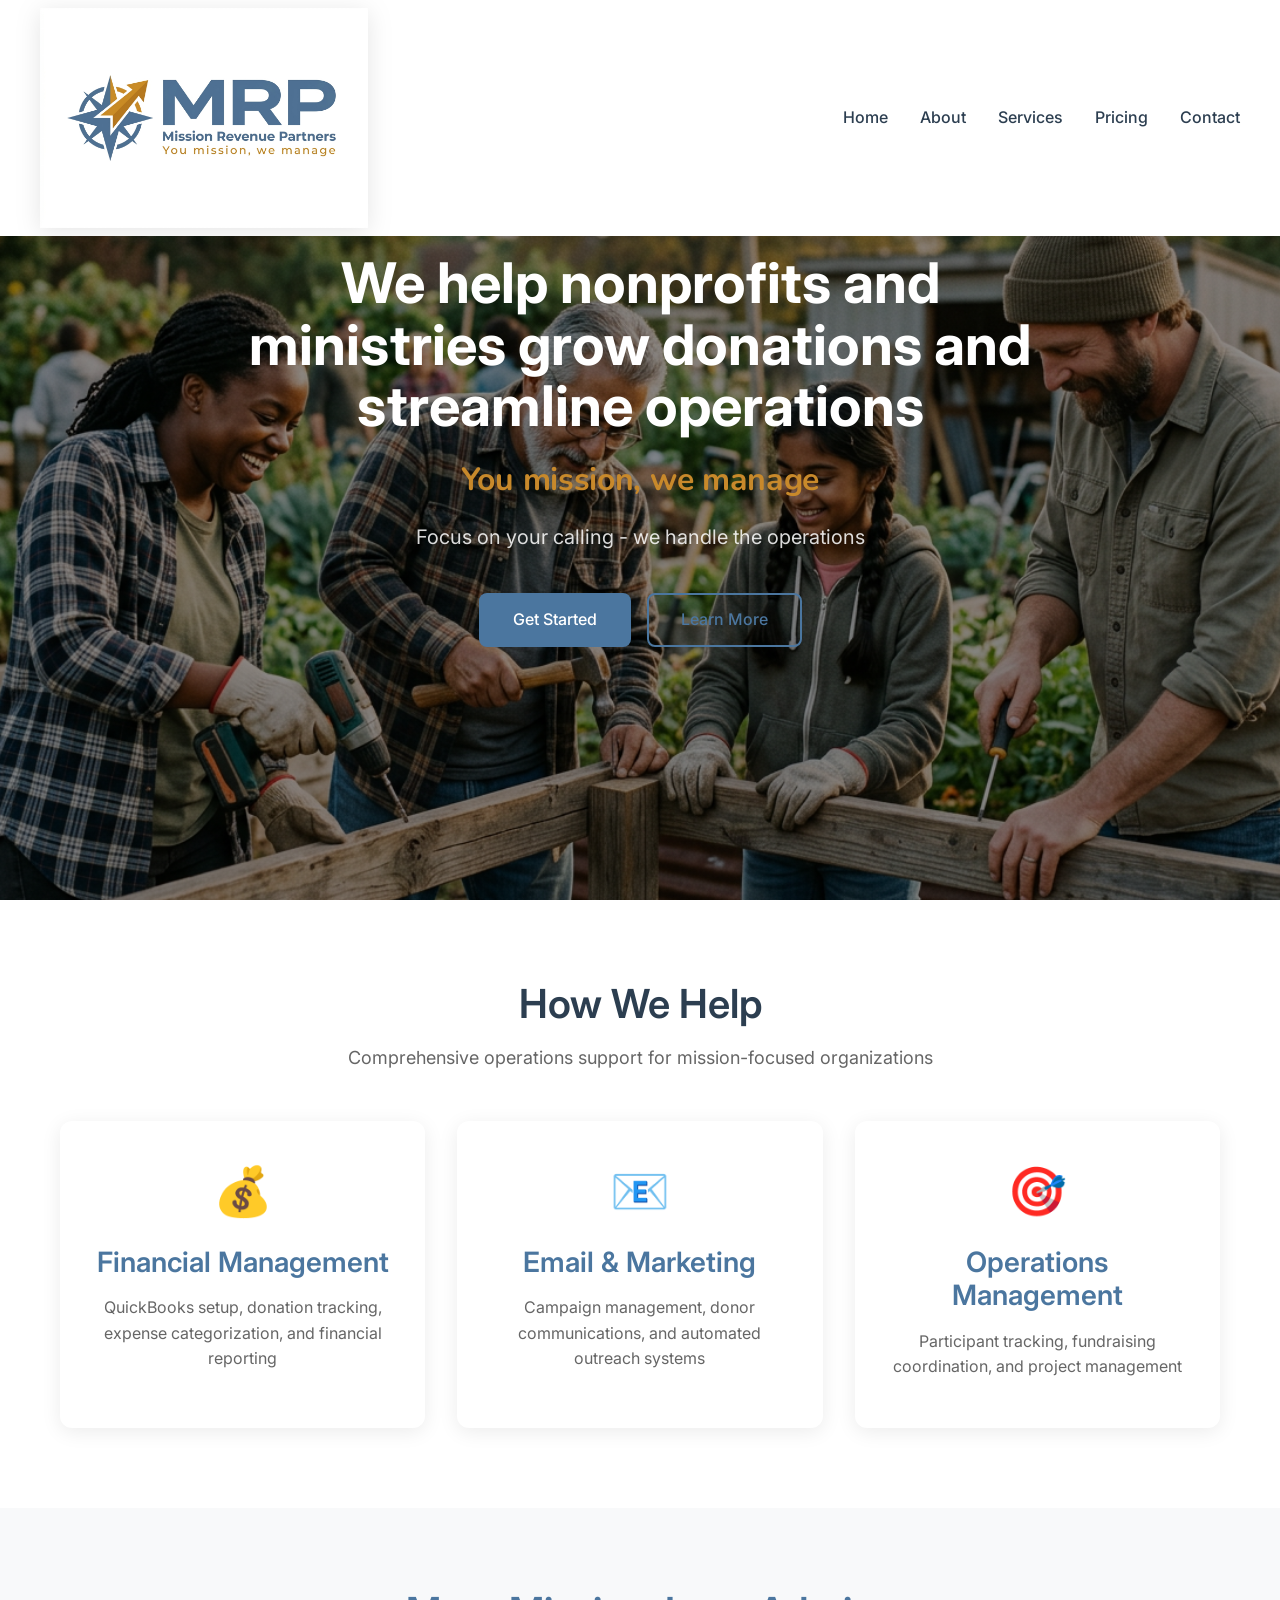
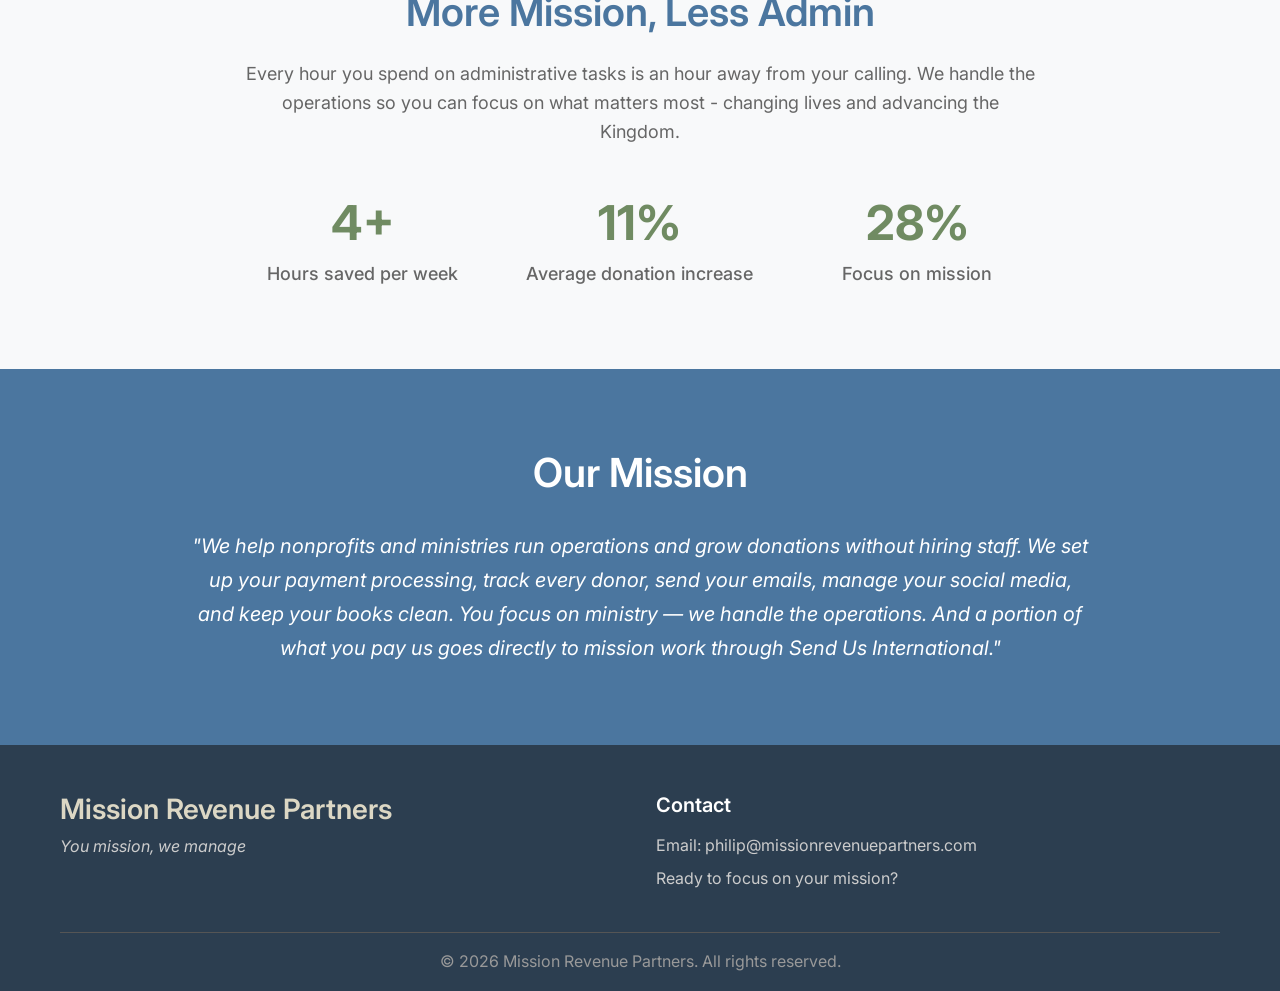
<file: index.html>
<!DOCTYPE html>
<html lang="en">
<head>
    <meta charset="UTF-8">
    <meta name="viewport" content="width=device-width, initial-scale=1.0">
    <title>Mission Revenue Partners - You mission, we manage</title>
    <meta name="description" content="We help nonprofits and ministries grow donations and streamline operations. You focus on your mission - we handle the operations.">
    <link rel="icon" type="image/png" sizes="32x32" href="images/favicon-32.png">
    <link rel="stylesheet" href="css/style.css?t=1779063840">
    <link href="https://fonts.googleapis.com/css2?family=Inter:wght@300;400;500;600;700&family=Nunito:wght@400;600;700;800&display=swap" rel="stylesheet">
</head>
<body>
    <!-- Header -->
    <header class="header">
        <nav class="nav container">
            <div class="nav-brand">
                <img src="images/logo.png?v=1778891341" alt="Mission Revenue Partners - You mission, we manage" class="nav-logo" >
            </div>
            <ul class="nav-menu">
                <li><a href="index.html" class="nav-link">Home</a></li>
                <li><a href="about.html" class="nav-link">About</a></li>
                <li><a href="services.html" class="nav-link">Services</a></li>
                <li><a href="pricing.html" class="nav-link">Pricing</a></li>
                <li><a href="contact.html" class="nav-link">Contact</a></li>
            </ul>
            <div class="nav-toggle">
                <span></span>
                <span></span>
                <span></span>
            </div>
        </nav>
    </header>

    <!-- Hero Section -->
    <section id="home" class="hero hero-mobile-fixed">
        <div class="container">
            <div class="hero-content">
                <h1 class="hero-title">We help nonprofits and ministries grow donations and streamline operations</h1>
                <p class="hero-tagline">You mission, we manage</p>
                <p class="hero-subtitle">Focus on your calling - we handle the operations</p>
                <div class="hero-buttons">
                    <a href="contact.html" class="btn btn-primary">Get Started</a>
                    <a href="services.html" class="btn btn-secondary">Learn More</a>
                </div>
            </div>
        </div>
    </section>

    <!-- Services Preview -->
    <section class="services-preview">
        <div class="container">
            <div class="section-header">
                <h2>How We Help</h2>
                <p>Comprehensive operations support for mission-focused organizations</p>
            </div>
            <div class="services-grid">
                <div class="service-card">
                    <div class="service-icon">💰</div>
                    <h3>Financial Management</h3>
                    <p>QuickBooks setup, donation tracking, expense categorization, and financial reporting</p>
                </div>
                <div class="service-card">
                    <div class="service-icon">📧</div>
                    <h3>Email & Marketing</h3>
                    <p>Campaign management, donor communications, and automated outreach systems</p>
                </div>
                <div class="service-card">
                    <div class="service-icon">🎯</div>
                    <h3>Operations Management</h3>
                    <p>Participant tracking, fundraising coordination, and project management</p>
                </div>
            </div>
        </div>
    </section>

    <!-- Value Proposition -->
    <section class="value-prop">
        <div class="container">
            <div class="value-content">
                <h2>More Mission, Less Admin</h2>
                <p>Every hour you spend on administrative tasks is an hour away from your calling. We handle the operations so you can focus on what matters most - changing lives and advancing the Kingdom.</p>
                <div class="value-stats">
                    <div class="stat">
                        <h3>15+</h3>
                        <p>Hours saved per week</p>
                    </div>
                    <div class="stat">
                        <h3>40%</h3>
                        <p>Average donation increase</p>
                    </div>
                    <div class="stat">
                        <h3>100%</h3>
                        <p>Focus on mission</p>
                    </div>
                </div>
            </div>
        </div>
    </section>

    <!-- Mission Statement -->
    <section class="mission-statement">
        <div class="container">
            <div class="mission-content">
                <h2>Our Mission</h2>
                <p class="mission-text">"We help nonprofits and ministries run operations and grow donations without hiring staff. We set up your payment processing, track every donor, send your emails, manage your social media, and keep your books clean. You focus on ministry — we handle the operations. And a portion of what you pay us goes directly to mission work through Send Us International."</p>
            </div>
        </div>
    </section>

    <!-- Footer -->
    <footer class="footer">
        <div class="container">
            <div class="footer-content">
                <div class="footer-brand">
                    <h3>Mission Revenue Partners</h3>
                    <p>You mission, we manage</p>
                </div>
                <div class="footer-contact">
                    <h4>Contact</h4>
                    <p>Email: philip@missionrevenuepartners.com</p>
                    <p>Ready to focus on your mission?</p>
                </div>
            </div>
            <div class="footer-bottom">
                <p>&copy; 2026 Mission Revenue Partners. All rights reserved.</p>
            </div>
        </div>
    </footer>

    <script src="js/main.js"></script>
</body>
</html>
</file>
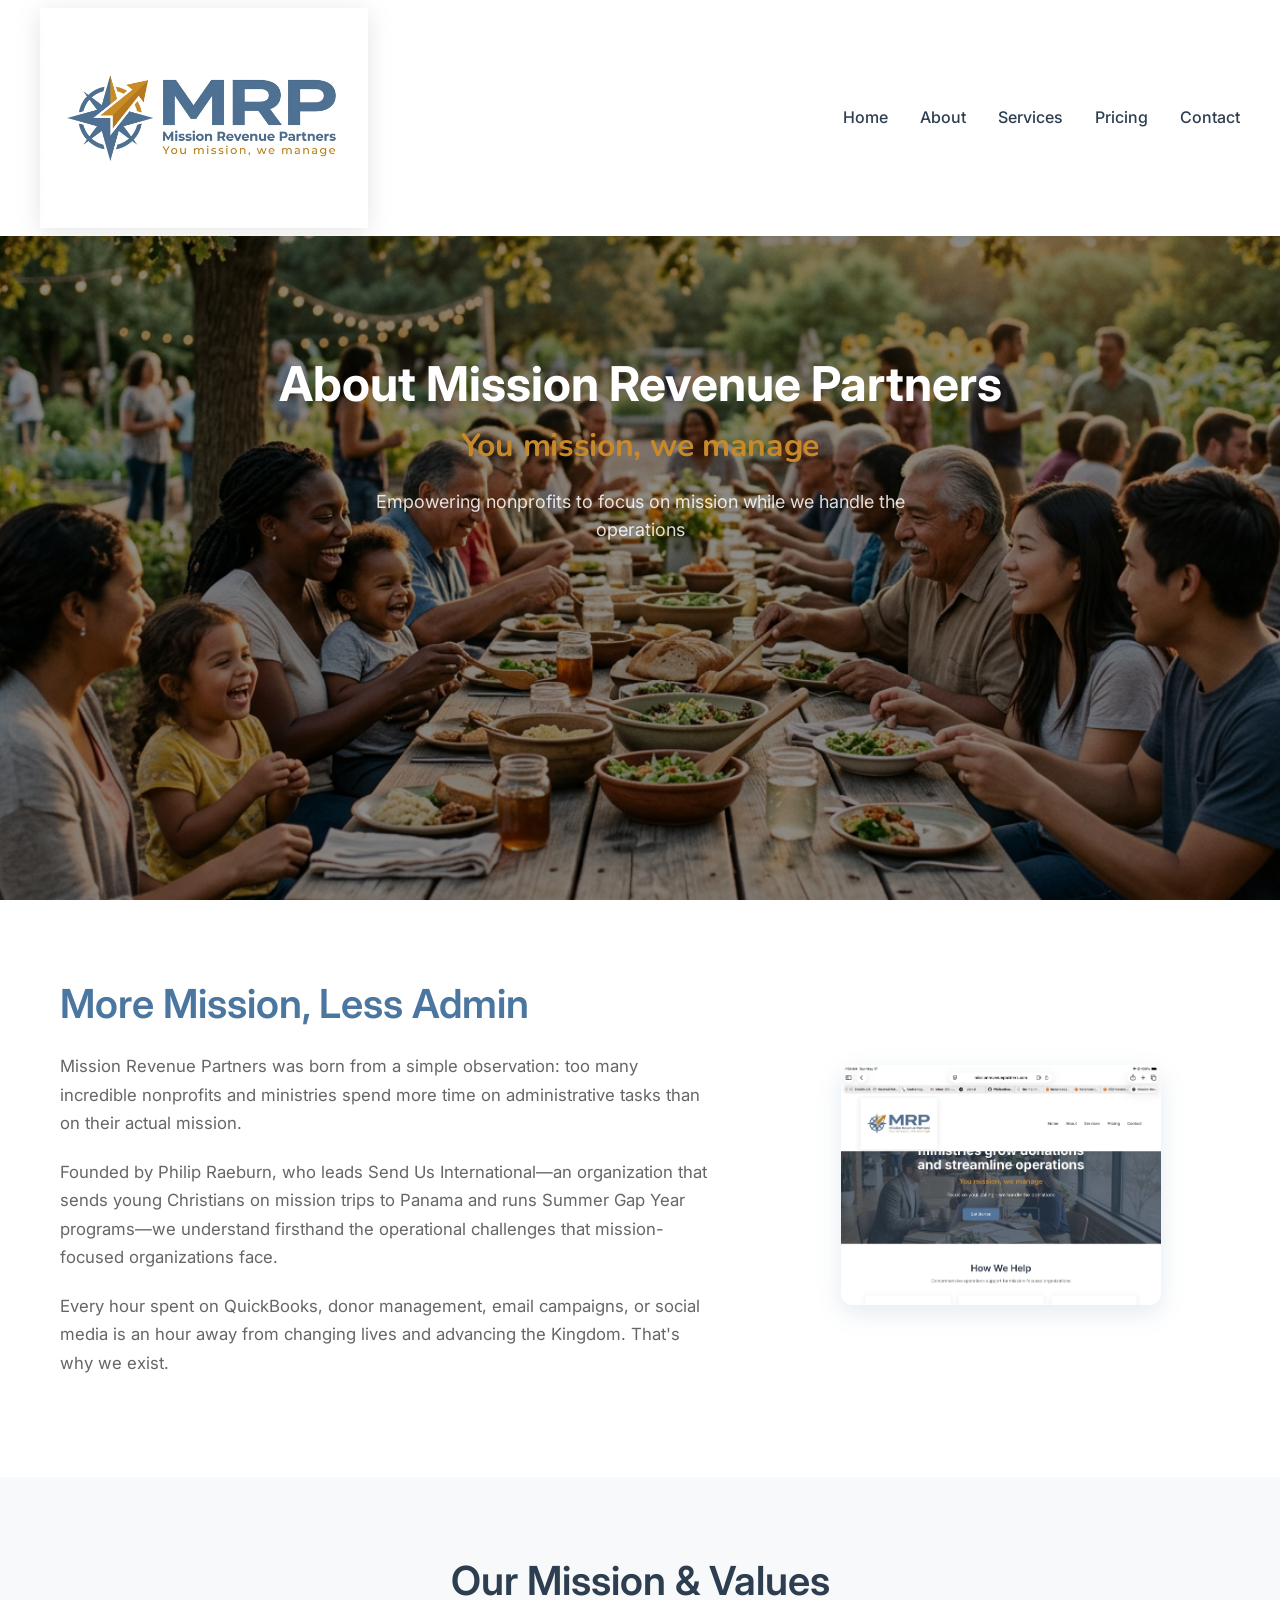
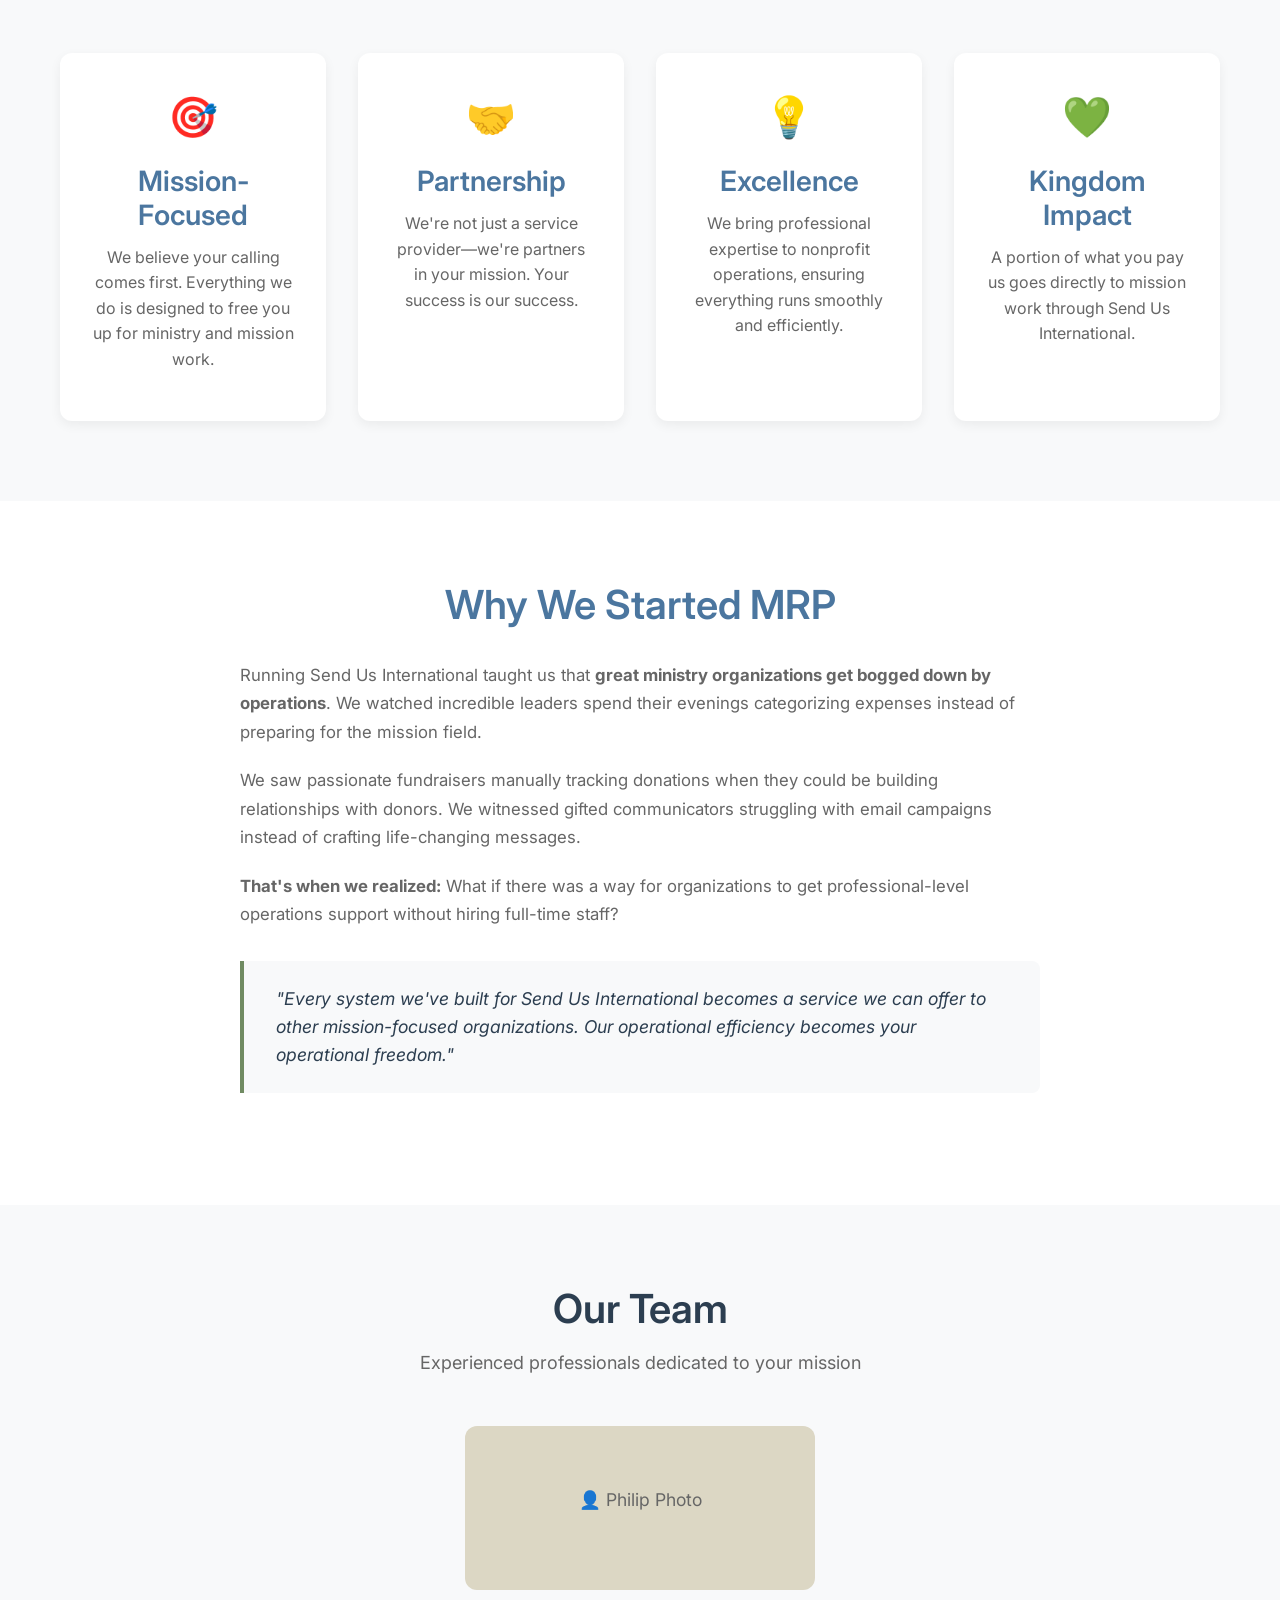
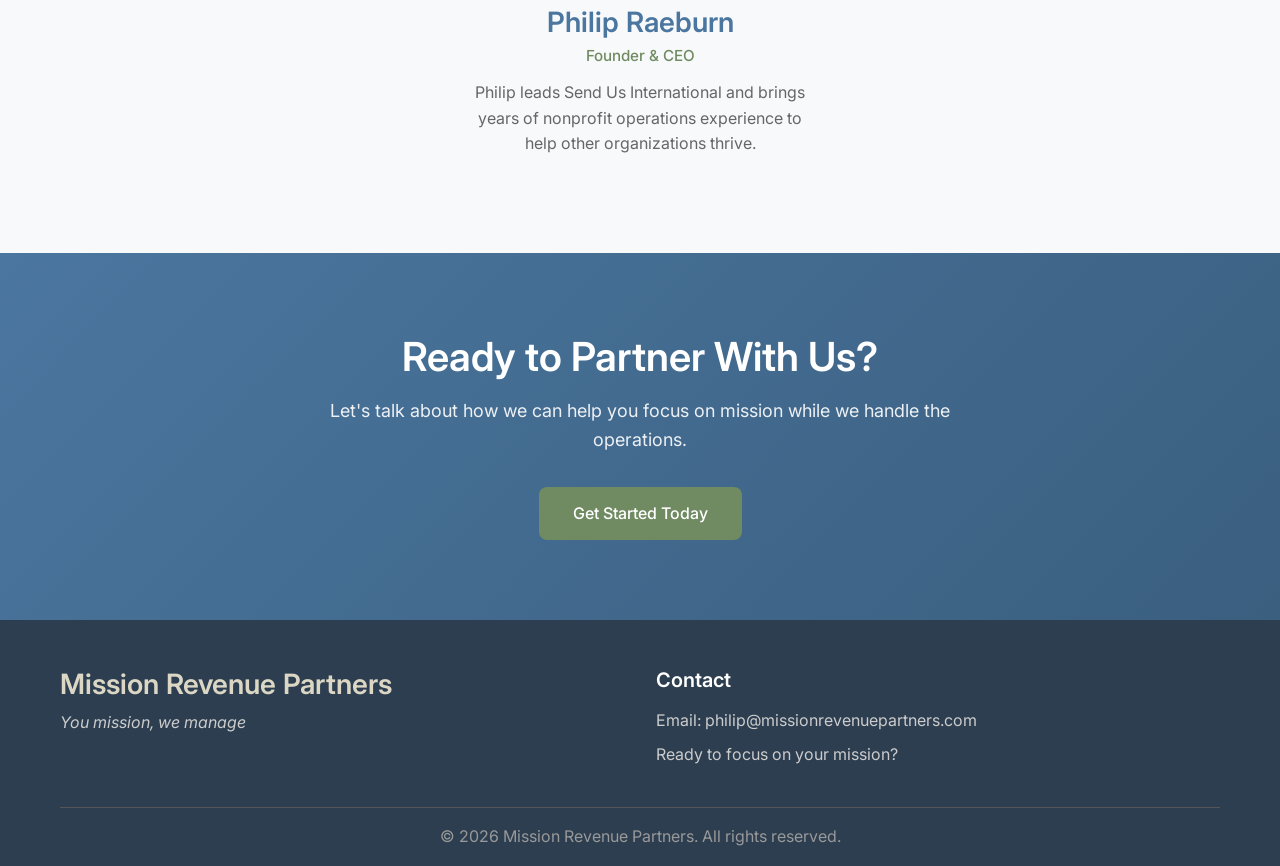
<file: about.html>
<!DOCTYPE html>
<html lang="en">
<head>
    <meta charset="UTF-8">
    <meta name="viewport" content="width=device-width, initial-scale=1.0">
    <title>About Us - Mission Revenue Partners</title>
    <meta name="description" content="Learn about Mission Revenue Partners and our mission to help nonprofits and ministries focus on their calling while we handle operations.">
    <link rel="icon" type="image/png" sizes="32x32" href="images/favicon-32.png">
    <link rel="stylesheet" href="css/style.css?t=1779063840">
    <link href="https://fonts.googleapis.com/css2?family=Inter:wght@300;400;500;600;700&family=Nunito:wght@400;600;700;800&display=swap" rel="stylesheet">
</head>
<body>
    <!-- Header -->
    <header class="header">
        <nav class="nav container">
            <div class="nav-brand">
                <img src="images/logo.png?v=1778891341" alt="Mission Revenue Partners - You mission, we manage" class="nav-logo" >
            </div>
            <ul class="nav-menu">
                <li><a href="index.html" class="nav-link">Home</a></li>
                <li><a href="about.html" class="nav-link">About</a></li>
                <li><a href="services.html" class="nav-link">Services</a></li>
                <li><a href="pricing.html" class="nav-link">Pricing</a></li>
                <li><a href="contact.html" class="nav-link">Contact</a></li>
            </ul>
            <div class="nav-toggle">
                <span></span>
                <span></span>
                <span></span>
            </div>
        </nav>
    </header>

    <!-- About Hero -->
    <section class="page-hero about-hero">
        <div class="container">
            <h1>About Mission Revenue Partners</h1>
            <p class="hero-tagline">You mission, we manage</p>
            <p class="page-subtitle">Empowering nonprofits to focus on mission while we handle the operations</p>
        </div>
    </section>

    <!-- Our Story -->
    <section class="our-story">
        <div class="container">
            <div class="story-grid">
                <div class="story-content">
                    <h2>More Mission, Less Admin</h2>
                    <p>Mission Revenue Partners was born from a simple observation: too many incredible nonprofits and ministries spend more time on administrative tasks than on their actual mission.</p>
                    
                    <p>Founded by Philip Raeburn, who leads Send Us International—an organization that sends young Christians on mission trips to Panama and runs Summer Gap Year programs—we understand firsthand the operational challenges that mission-focused organizations face.</p>
                    
                    <p>Every hour spent on QuickBooks, donor management, email campaigns, or social media is an hour away from changing lives and advancing the Kingdom. That's why we exist.</p>
                </div>
                <div class="story-image">
                    <div class="founder-image">
                        <img src="images/philip-raeburn.png" alt="Philip Raeburn, Founder of Mission Revenue Partners" class="profile-photo">
                    </div>
                </div>
            </div>
        </div>
    </section>

    <!-- Mission & Values -->
    <section class="mission-values">
        <div class="container">
            <div class="section-header">
                <h2>Our Mission & Values</h2>
            </div>
            <div class="values-grid">
                <div class="value-card">
                    <div class="value-icon">🎯</div>
                    <h3>Mission-Focused</h3>
                    <p>We believe your calling comes first. Everything we do is designed to free you up for ministry and mission work.</p>
                </div>
                <div class="value-card">
                    <div class="value-icon">🤝</div>
                    <h3>Partnership</h3>
                    <p>We're not just a service provider—we're partners in your mission. Your success is our success.</p>
                </div>
                <div class="value-card">
                    <div class="value-icon">💡</div>
                    <h3>Excellence</h3>
                    <p>We bring professional expertise to nonprofit operations, ensuring everything runs smoothly and efficiently.</p>
                </div>
                <div class="value-card">
                    <div class="value-icon">💚</div>
                    <h3>Kingdom Impact</h3>
                    <p>A portion of what you pay us goes directly to mission work through Send Us International.</p>
                </div>
            </div>
        </div>
    </section>

    <!-- Why We Started -->
    <section class="why-started">
        <div class="container">
            <div class="why-content">
                <h2>Why We Started MRP</h2>
                <div class="why-story">
                    <p>Running Send Us International taught us that <strong>great ministry organizations get bogged down by operations</strong>. We watched incredible leaders spend their evenings categorizing expenses instead of preparing for the mission field.</p>
                    
                    <p>We saw passionate fundraisers manually tracking donations when they could be building relationships with donors. We witnessed gifted communicators struggling with email campaigns instead of crafting life-changing messages.</p>
                    
                    <p><strong>That's when we realized:</strong> What if there was a way for organizations to get professional-level operations support without hiring full-time staff?</p>
                    
                    <blockquote>
                        "Every system we've built for Send Us International becomes a service we can offer to other mission-focused organizations. Our operational efficiency becomes your operational freedom."
                    </blockquote>
                </div>
            </div>
        </div>
    </section>

    <!-- Team Section -->
    <section class="team-section">
        <div class="container">
            <div class="section-header">
                <h2>Our Team</h2>
                <p>Experienced professionals dedicated to your mission</p>
            </div>
            <div class="team-grid">
                <div class="team-member">
                    <div class="member-image">
                        <div class="placeholder-image">
                            <p>👤 Philip Photo</p>
                        </div>
                    </div>
                    <h3>Philip Raeburn</h3>
                    <p class="member-title">Founder & CEO</p>
                    <p>Philip leads Send Us International and brings years of nonprofit operations experience to help other organizations thrive.</p>
                </div>
            </div>
        </div>
    </section>

    <!-- CTA Section -->
    <section class="cta-section">
        <div class="container">
            <div class="cta-content">
                <h2>Ready to Partner With Us?</h2>
                <p>Let's talk about how we can help you focus on mission while we handle the operations.</p>
                <a href="contact.html" class="btn btn-primary">Get Started Today</a>
            </div>
        </div>
    </section>

    <!-- Footer -->
    <footer class="footer">
        <div class="container">
            <div class="footer-content">
                <div class="footer-brand">
                    <h3>Mission Revenue Partners</h3>
                    <p>You mission, we manage</p>
                </div>
                <div class="footer-contact">
                    <h4>Contact</h4>
                    <p>Email: philip@missionrevenuepartners.com</p>
                    <p>Ready to focus on your mission?</p>
                </div>
            </div>
            <div class="footer-bottom">
                <p>&copy; 2026 Mission Revenue Partners. All rights reserved.</p>
            </div>
        </div>
    </footer>

    <script src="js/main.js"></script>
</body>
</html>
</file>
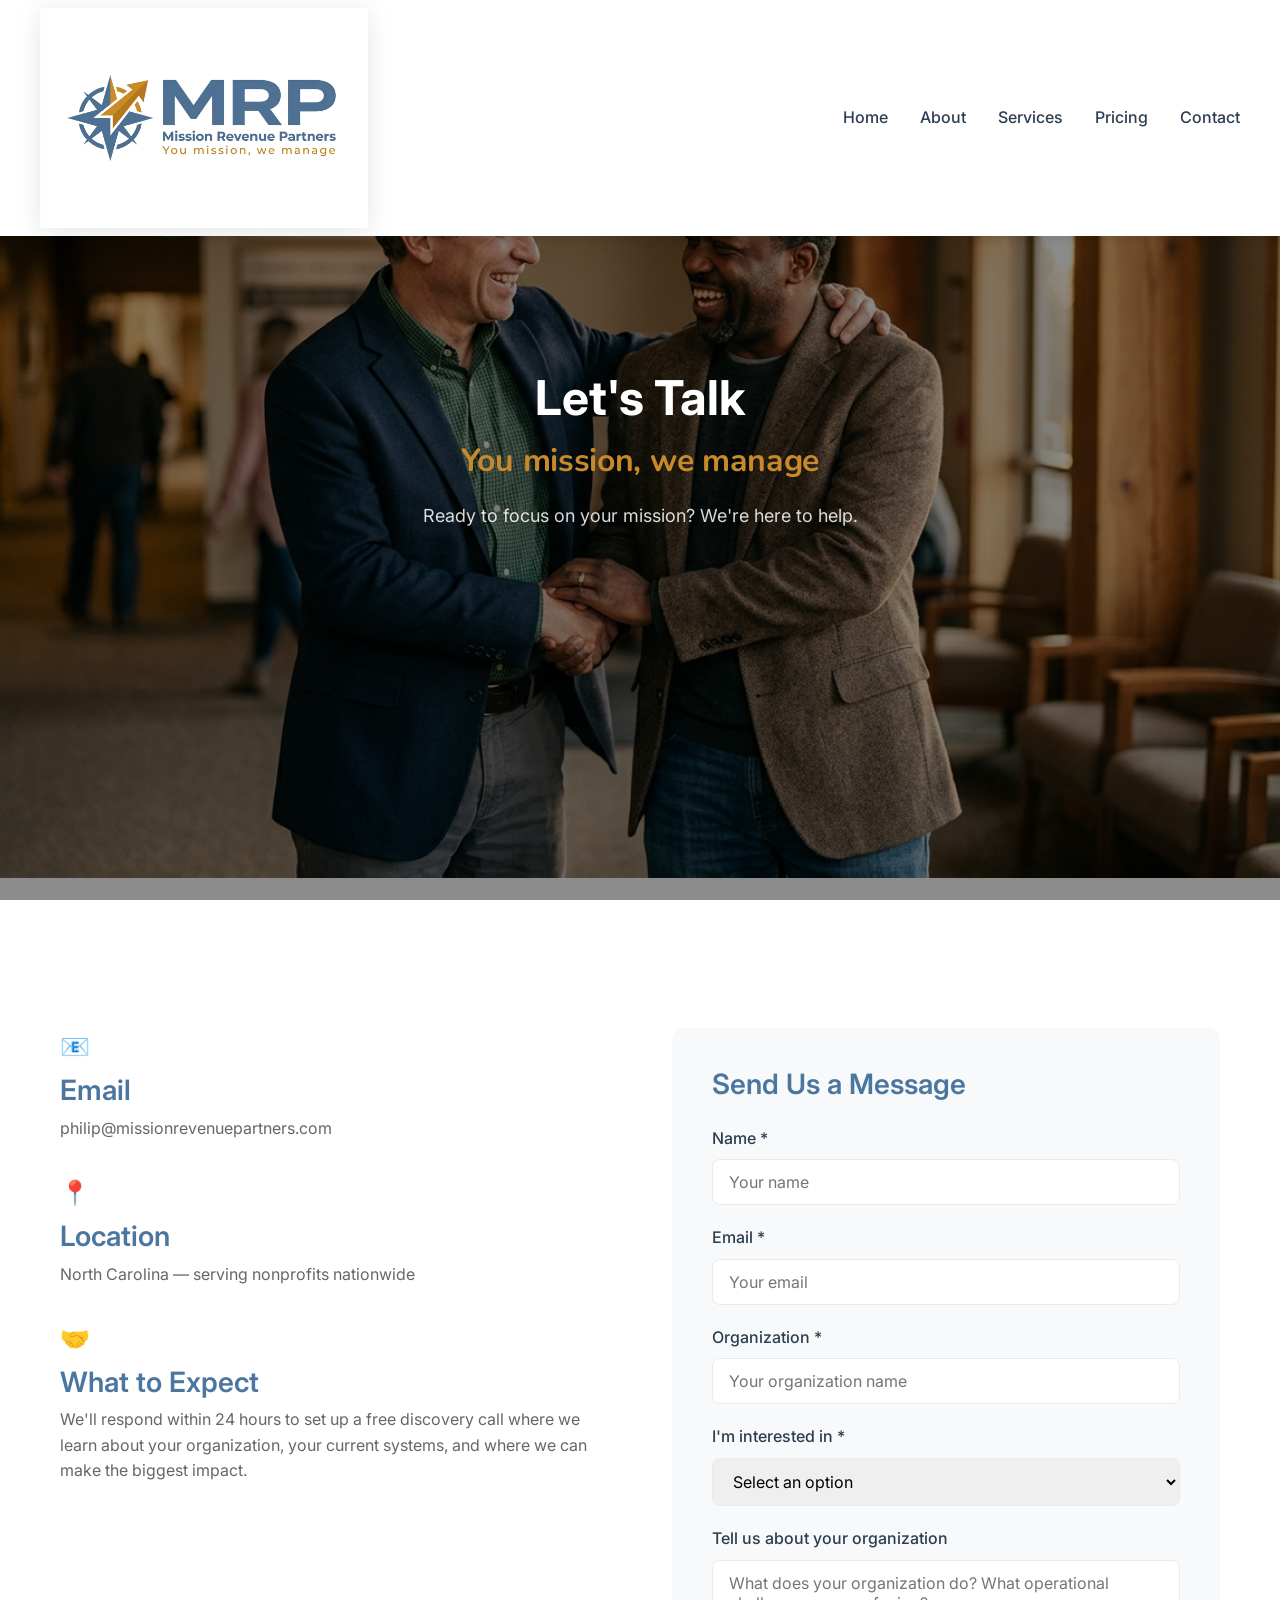
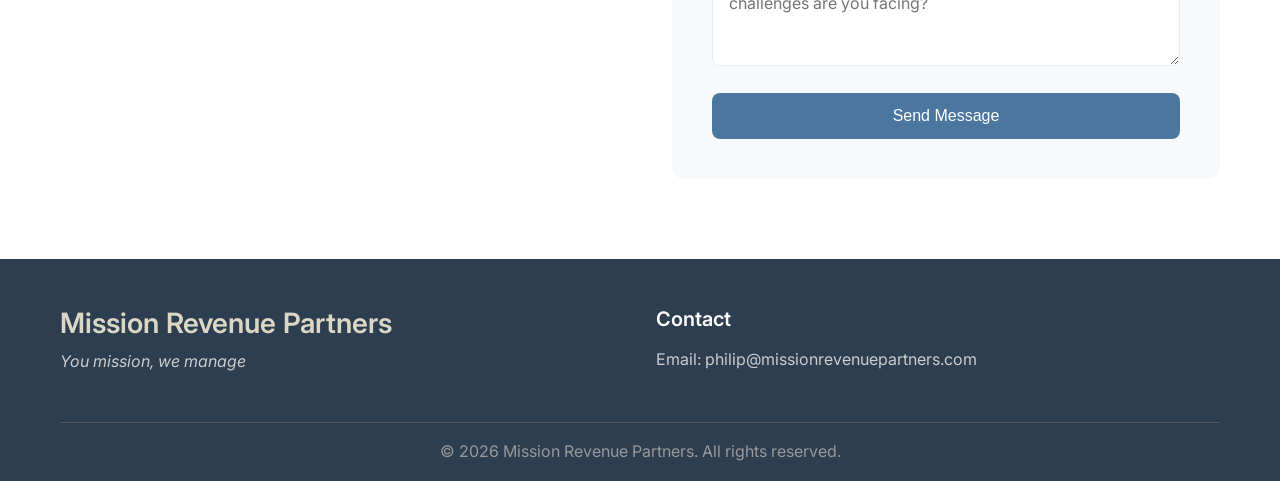
<file: contact.html>
<!DOCTYPE html>
<html lang="en">
<head>
    <meta charset="UTF-8">
    <meta name="viewport" content="width=device-width, initial-scale=1.0">
    <title>Contact - Mission Revenue Partners</title>
    <meta name="description" content="Get in touch with Mission Revenue Partners. Let's talk about how we can help your nonprofit focus on mission.">
    <link rel="icon" type="image/png" sizes="32x32" href="images/favicon-32.png">
    <link rel="stylesheet" href="css/style.css?t=1779063840">
    <link href="https://fonts.googleapis.com/css2?family=Inter:wght@300;400;500;600;700&family=Nunito:wght@400;600;700;800&display=swap" rel="stylesheet">
</head>
<body>
    <header class="header">
        <nav class="nav container">
            <div class="nav-brand">
                <img src="images/logo.png?v=1778891341" alt="Mission Revenue Partners - You mission, we manage" class="nav-logo" >
            </div>
            <ul class="nav-menu">
                <li><a href="index.html" class="nav-link">Home</a></li>
                <li><a href="about.html" class="nav-link">About</a></li>
                <li><a href="services.html" class="nav-link">Services</a></li>
                <li><a href="pricing.html" class="nav-link">Pricing</a></li>
                <li><a href="contact.html" class="nav-link">Contact</a></li>
            </ul>
            <div class="nav-toggle">
                <span></span><span></span><span></span>
            </div>
        </nav>
    </header>

    <section class="page-hero contact-hero">
        <div class="container">
            <h1>Let's Talk</h1>
            <p class="hero-tagline">You mission, we manage</p>
            <p class="page-subtitle">Ready to focus on your mission? We're here to help.</p>
        </div>
    </section>

    <section class="contact-section">
        <div class="container">
            <div class="contact-grid">
                <div class="contact-info">
                    <div class="contact-method">
                        <div class="icon">📧</div>
                        <h3>Email</h3>
                        <p>philip@missionrevenuepartners.com</p>
                    </div>
                    <div class="contact-method">
                        <div class="icon">📍</div>
                        <h3>Location</h3>
                        <p>North Carolina — serving nonprofits nationwide</p>
                    </div>
                    <div class="contact-method">
                        <div class="icon">🤝</div>
                        <h3>What to Expect</h3>
                        <p>We'll respond within 24 hours to set up a free discovery call where we learn about your organization, your current systems, and where we can make the biggest impact.</p>
                    </div>
                </div>

                <div class="contact-form-wrapper">
                    <h3>Send Us a Message</h3>
                    <form action="https://formspree.io/f/your-form-id" method="POST">
                        <div class="form-group">
                            <label for="name">Name *</label>
                            <input type="text" id="name" name="name" required placeholder="Your name">
                        </div>
                        <div class="form-group">
                            <label for="email">Email *</label>
                            <input type="email" id="email" name="email" required placeholder="Your email">
                        </div>
                        <div class="form-group">
                            <label for="organization">Organization *</label>
                            <input type="text" id="organization" name="organization" required placeholder="Your organization name">
                        </div>
                        <div class="form-group">
                            <label for="interest">I'm interested in *</label>
                            <select id="interest" name="interest" required>
                                <option value="">Select an option</option>
                                <option value="financial">Financial Management</option>
                                <option value="marketing">Email & Marketing</option>
                                <option value="operations">Operations Management</option>
                                <option value="digital">Digital Presence</option>
                                <option value="multiple">Multiple Services</option>
                                <option value="other">Something Else</option>
                            </select>
                        </div>
                        <div class="form-group">
                            <label for="message">Tell us about your organization</label>
                            <textarea id="message" name="message" rows="4" placeholder="What does your organization do? What operational challenges are you facing?"></textarea>
                        </div>
                        <button type="submit" class="btn btn-primary" style="width:100%">Send Message</button>
                    </form>
                </div>
            </div>
        </div>
    </section>

    <footer class="footer">
        <div class="container">
            <div class="footer-content">
                <div class="footer-brand">
                    <h3>Mission Revenue Partners</h3>
                    <p>You mission, we manage</p>
                </div>
                <div class="footer-contact">
                    <h4>Contact</h4>
                    <p>Email: philip@missionrevenuepartners.com</p>
                </div>
            </div>
            <div class="footer-bottom">
                <p>&copy; 2026 Mission Revenue Partners. All rights reserved.</p>
            </div>
        </div>
    </footer>

    <script src="js/main.js"></script>
</body>
</html>
</file>
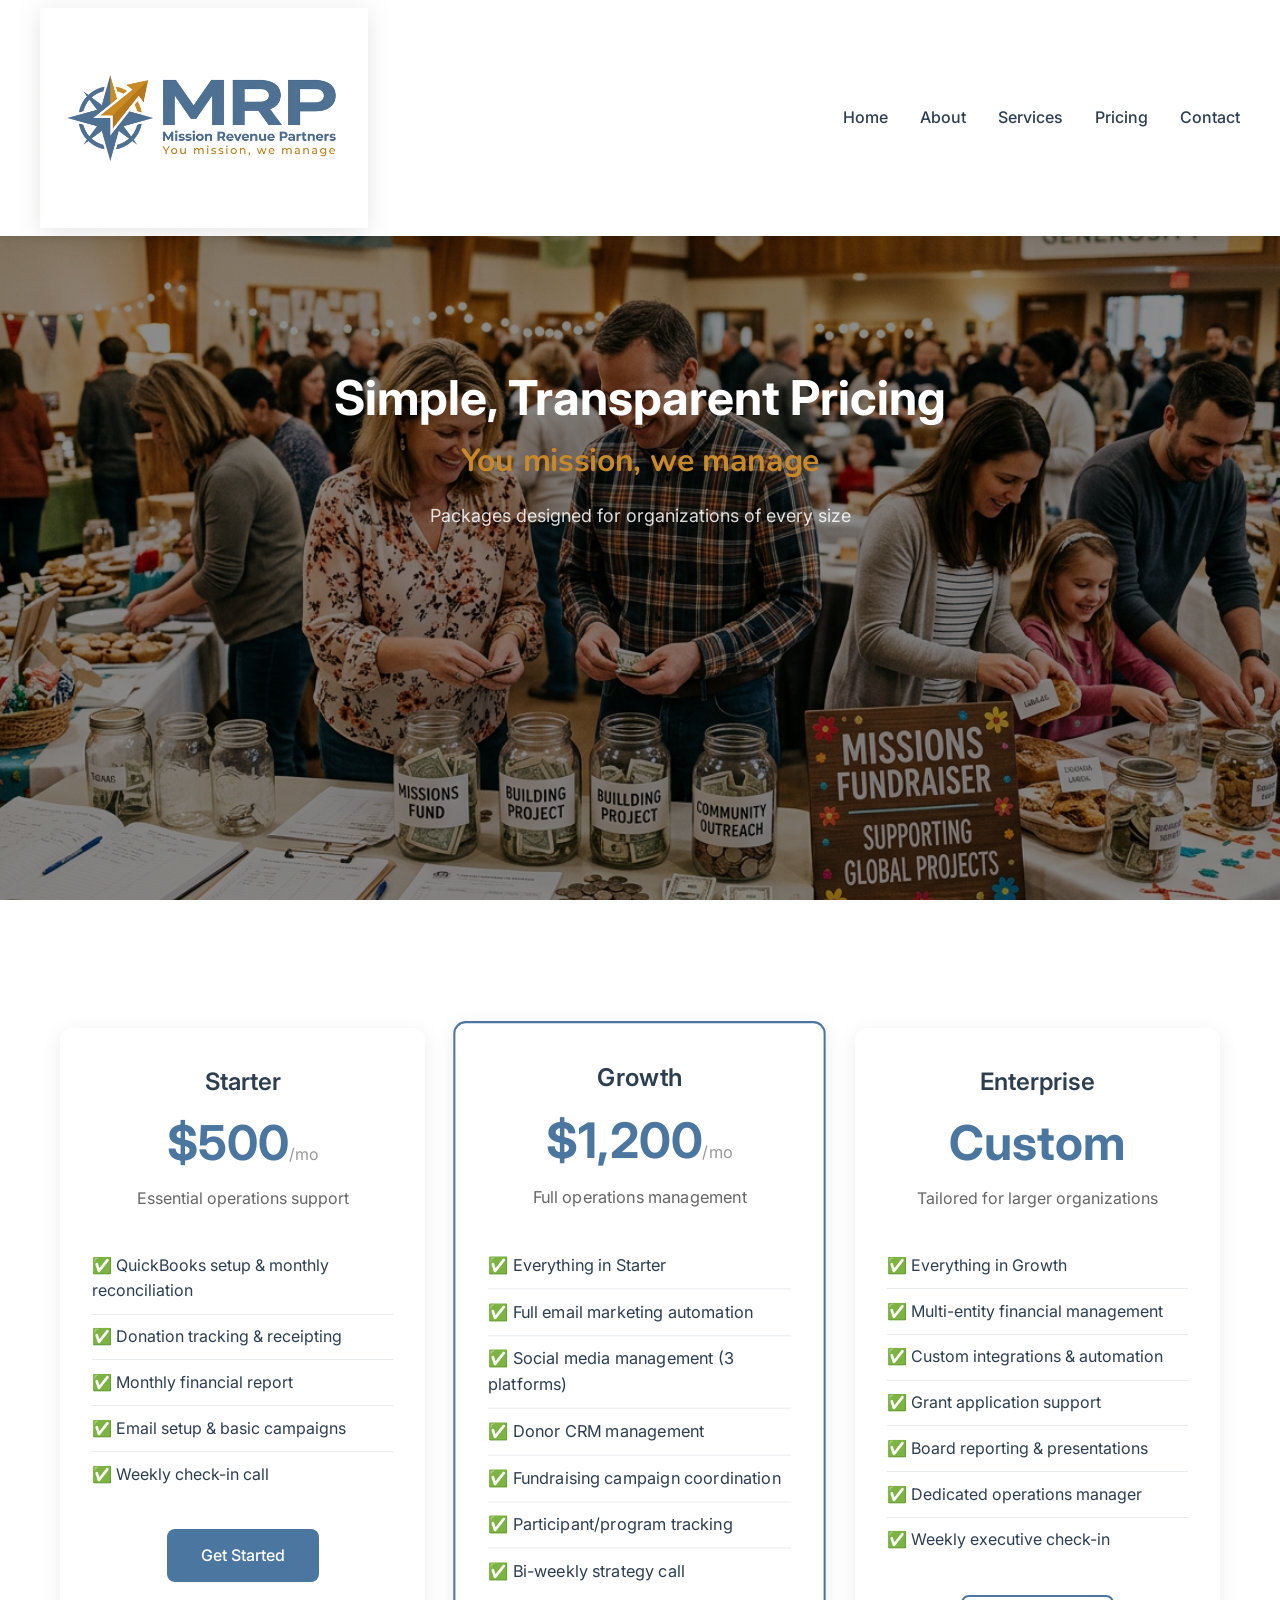
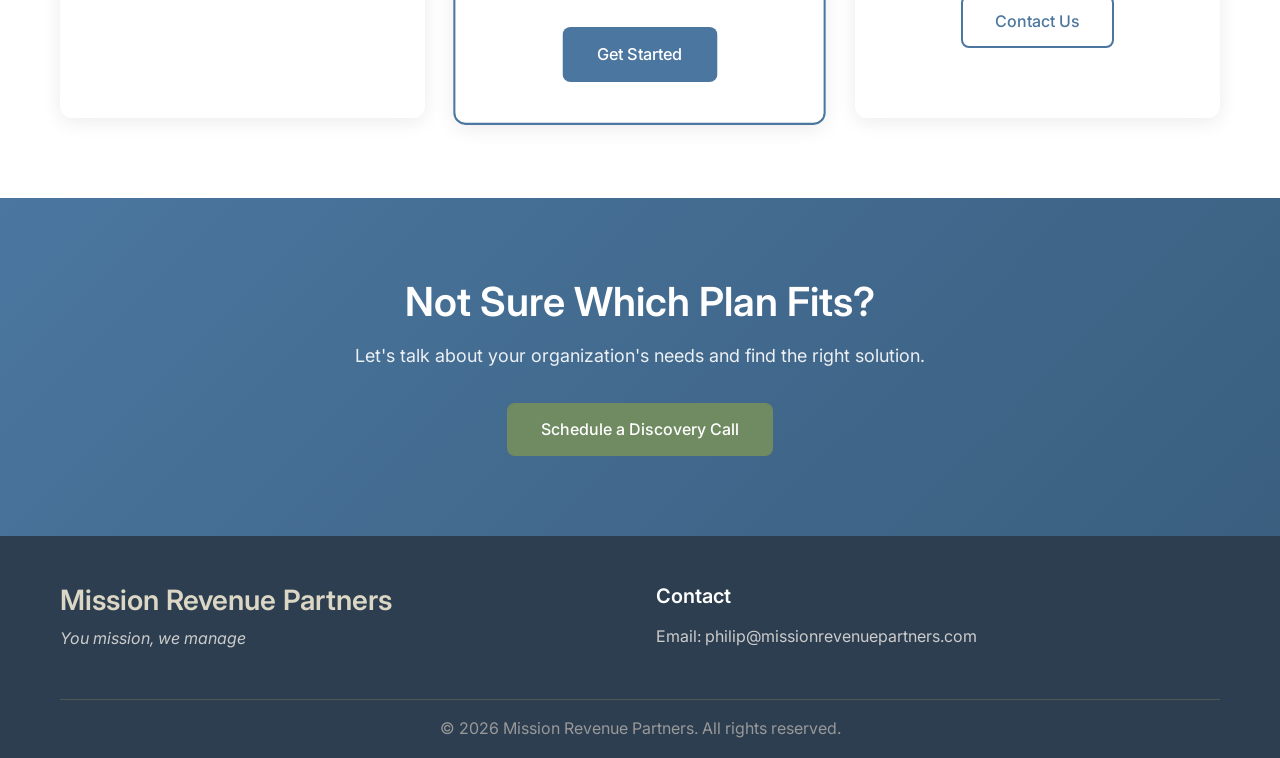
<file: pricing.html>
<!DOCTYPE html>
<html lang="en">
<head>
    <meta charset="UTF-8">
    <meta name="viewport" content="width=device-width, initial-scale=1.0">
    <title>Pricing - Mission Revenue Partners</title>
    <meta name="description" content="Simple, transparent pricing for nonprofits and ministries. Operations support starting at $500/month.">
    <link rel="icon" type="image/png" sizes="32x32" href="images/favicon-32.png">
    <link rel="stylesheet" href="css/style.css?t=1779063840">
    <link href="https://fonts.googleapis.com/css2?family=Inter:wght@300;400;500;600;700&family=Nunito:wght@400;600;700;800&display=swap" rel="stylesheet">
</head>
<body>
    <header class="header">
        <nav class="nav container">
            <div class="nav-brand">
                <img src="images/logo.png?v=1778891341" alt="Mission Revenue Partners - You mission, we manage" class="nav-logo" >
            </div>
            <ul class="nav-menu">
                <li><a href="index.html" class="nav-link">Home</a></li>
                <li><a href="about.html" class="nav-link">About</a></li>
                <li><a href="services.html" class="nav-link">Services</a></li>
                <li><a href="pricing.html" class="nav-link">Pricing</a></li>
                <li><a href="contact.html" class="nav-link">Contact</a></li>
            </ul>
            <div class="nav-toggle">
                <span></span><span></span><span></span>
            </div>
        </nav>
    </header>

    <section class="page-hero pricing-hero">
        <div class="container">
            <h1>Simple, Transparent Pricing</h1>
            <p class="hero-tagline">You mission, we manage</p>
            <p class="page-subtitle">Packages designed for organizations of every size</p>
        </div>
    </section>

    <section class="pricing-section">
        <div class="container">
            <div class="pricing-grid">
                <div class="pricing-card">
                    <div class="pricing-header">
                        <h3>Starter</h3>
                        <div class="pricing-price">$500<span>/mo</span></div>
                        <p>Essential operations support</p>
                    </div>
                    <ul>
                        <li>✅ QuickBooks setup & monthly reconciliation</li>
                        <li>✅ Donation tracking & receipting</li>
                        <li>✅ Monthly financial report</li>
                        <li>✅ Email setup & basic campaigns</li>
                        <li>✅ Weekly check-in call</li>
                    </ul>
                    <a href="contact.html" class="btn btn-primary">Get Started</a>
                </div>

                <div class="pricing-card featured">
                    <div class="pricing-header">
                        <h3>Growth</h3>
                        <div class="pricing-price">$1,200<span>/mo</span></div>
                        <p>Full operations management</p>
                    </div>
                    <ul>
                        <li>✅ Everything in Starter</li>
                        <li>✅ Full email marketing automation</li>
                        <li>✅ Social media management (3 platforms)</li>
                        <li>✅ Donor CRM management</li>
                        <li>✅ Fundraising campaign coordination</li>
                        <li>✅ Participant/program tracking</li>
                        <li>✅ Bi-weekly strategy call</li>
                    </ul>
                    <a href="contact.html" class="btn btn-primary">Get Started</a>
                </div>

                <div class="pricing-card">
                    <div class="pricing-header">
                        <h3>Enterprise</h3>
                        <div class="pricing-price">Custom</div>
                        <p>Tailored for larger organizations</p>
                    </div>
                    <ul>
                        <li>✅ Everything in Growth</li>
                        <li>✅ Multi-entity financial management</li>
                        <li>✅ Custom integrations & automation</li>
                        <li>✅ Grant application support</li>
                        <li>✅ Board reporting & presentations</li>
                        <li>✅ Dedicated operations manager</li>
                        <li>✅ Weekly executive check-in</li>
                    </ul>
                    <a href="contact.html" class="btn btn-secondary">Contact Us</a>
                </div>
            </div>
        </div>
    </section>

    <section class="cta-section">
        <div class="container">
            <div class="cta-content">
                <h2>Not Sure Which Plan Fits?</h2>
                <p>Let's talk about your organization's needs and find the right solution.</p>
                <a href="contact.html" class="btn btn-primary">Schedule a Discovery Call</a>
            </div>
        </div>
    </section>

    <footer class="footer">
        <div class="container">
            <div class="footer-content">
                <div class="footer-brand">
                    <h3>Mission Revenue Partners</h3>
                    <p>You mission, we manage</p>
                </div>
                <div class="footer-contact">
                    <h4>Contact</h4>
                    <p>Email: philip@missionrevenuepartners.com</p>
                </div>
            </div>
            <div class="footer-bottom">
                <p>&copy; 2026 Mission Revenue Partners. All rights reserved.</p>
            </div>
        </div>
    </footer>

    <script src="js/main.js"></script>
</body>
</html>
</file>
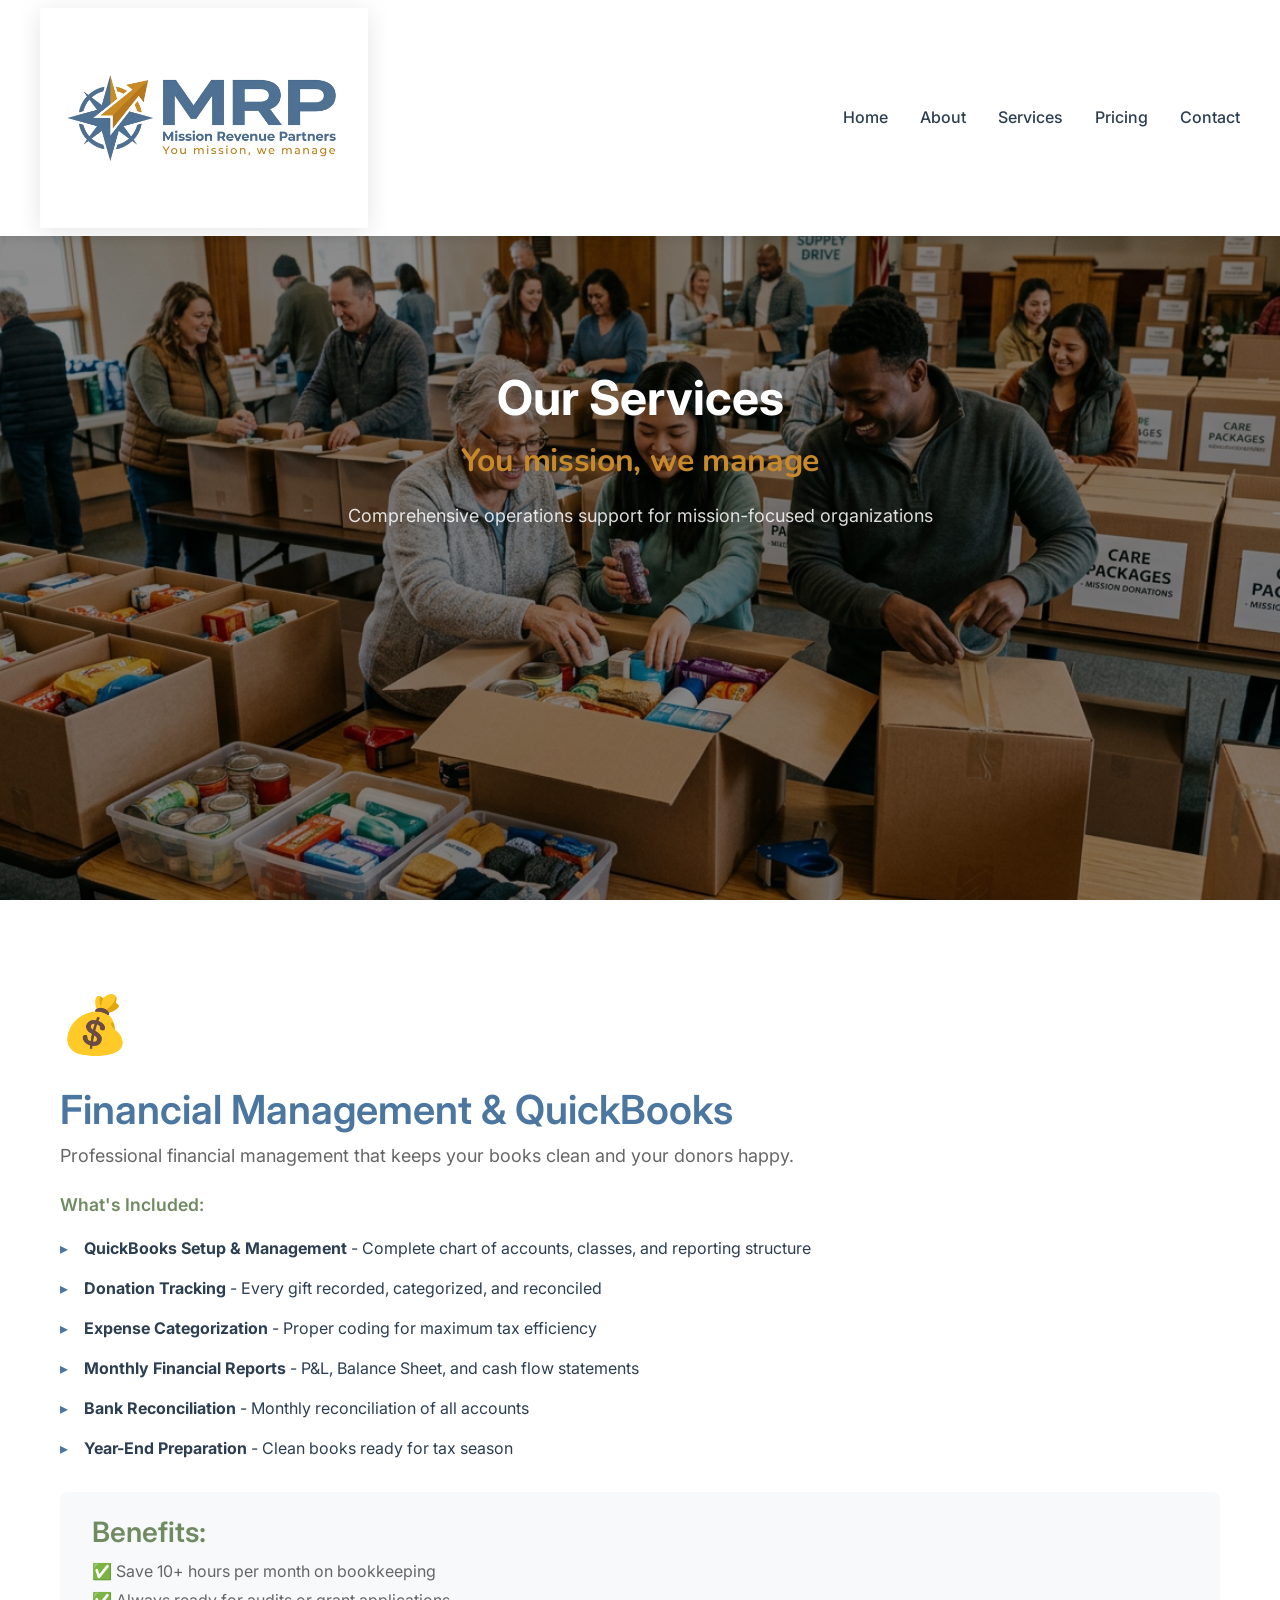
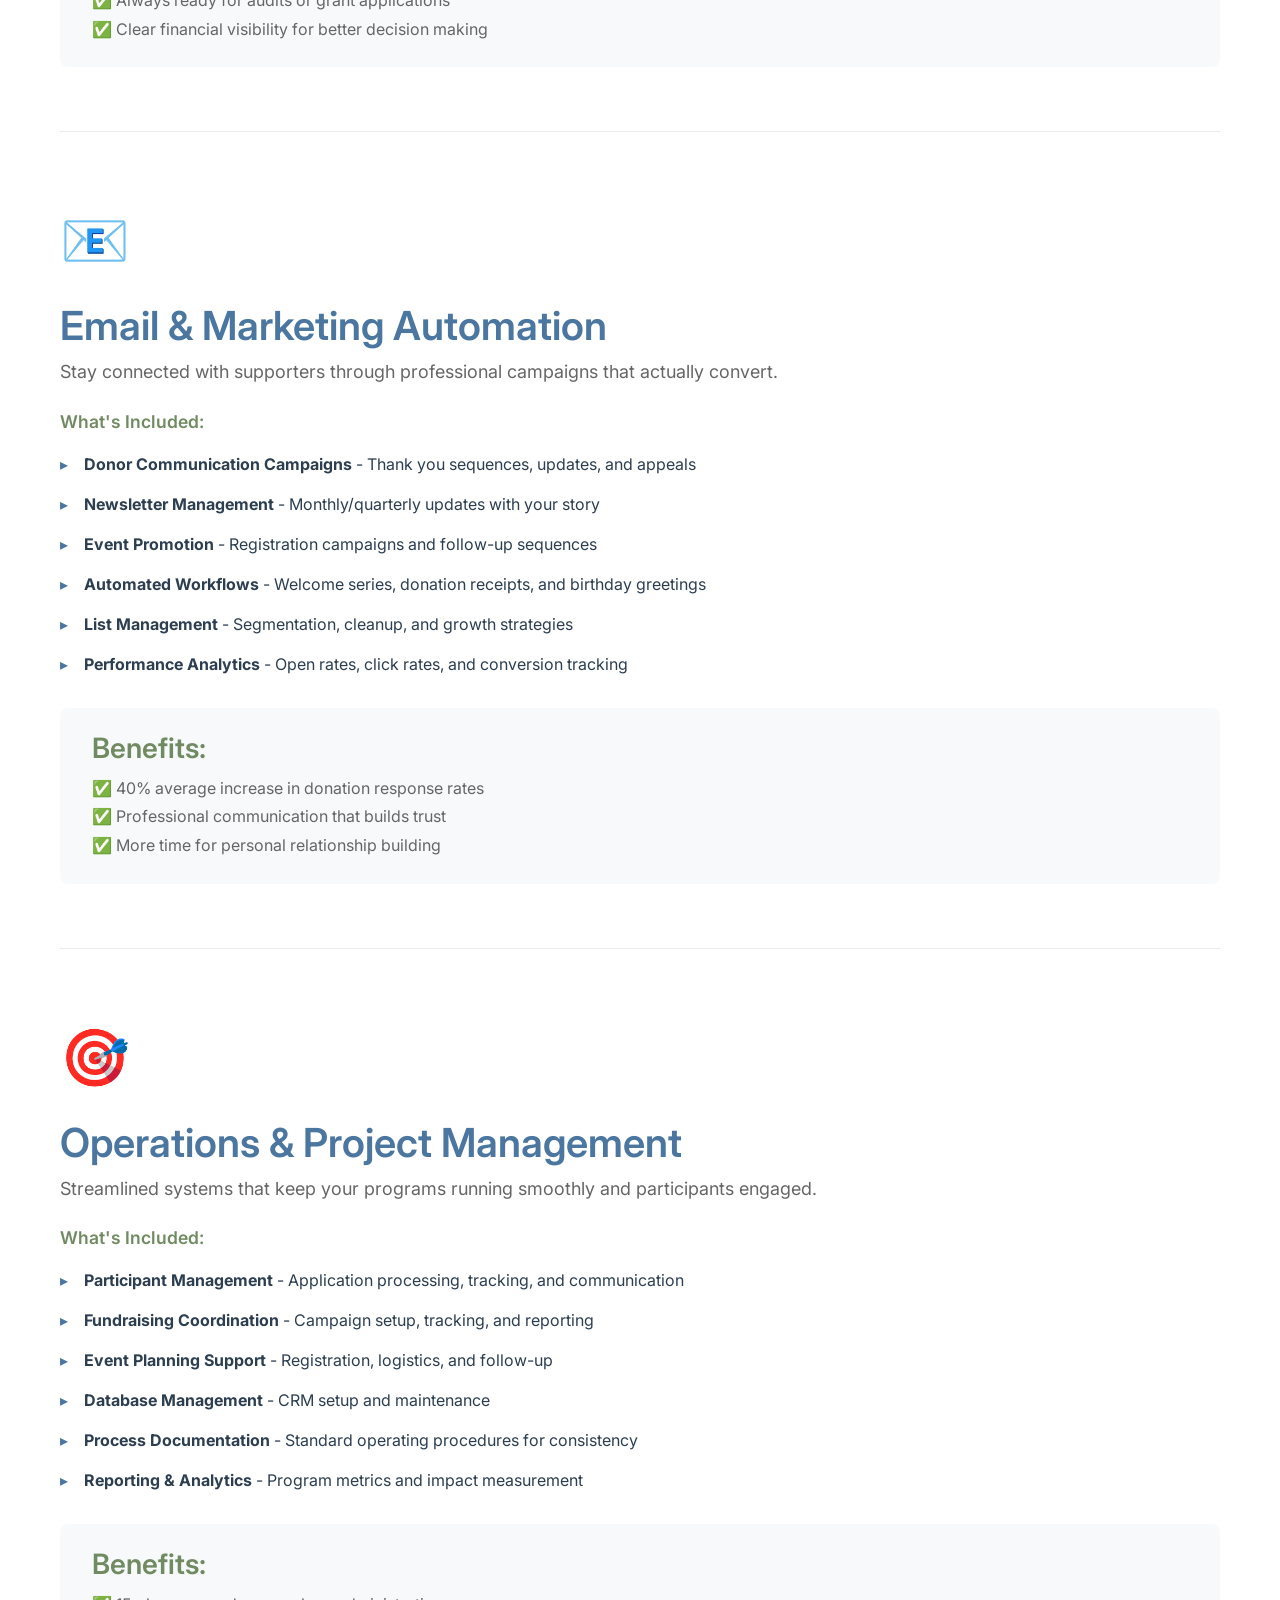
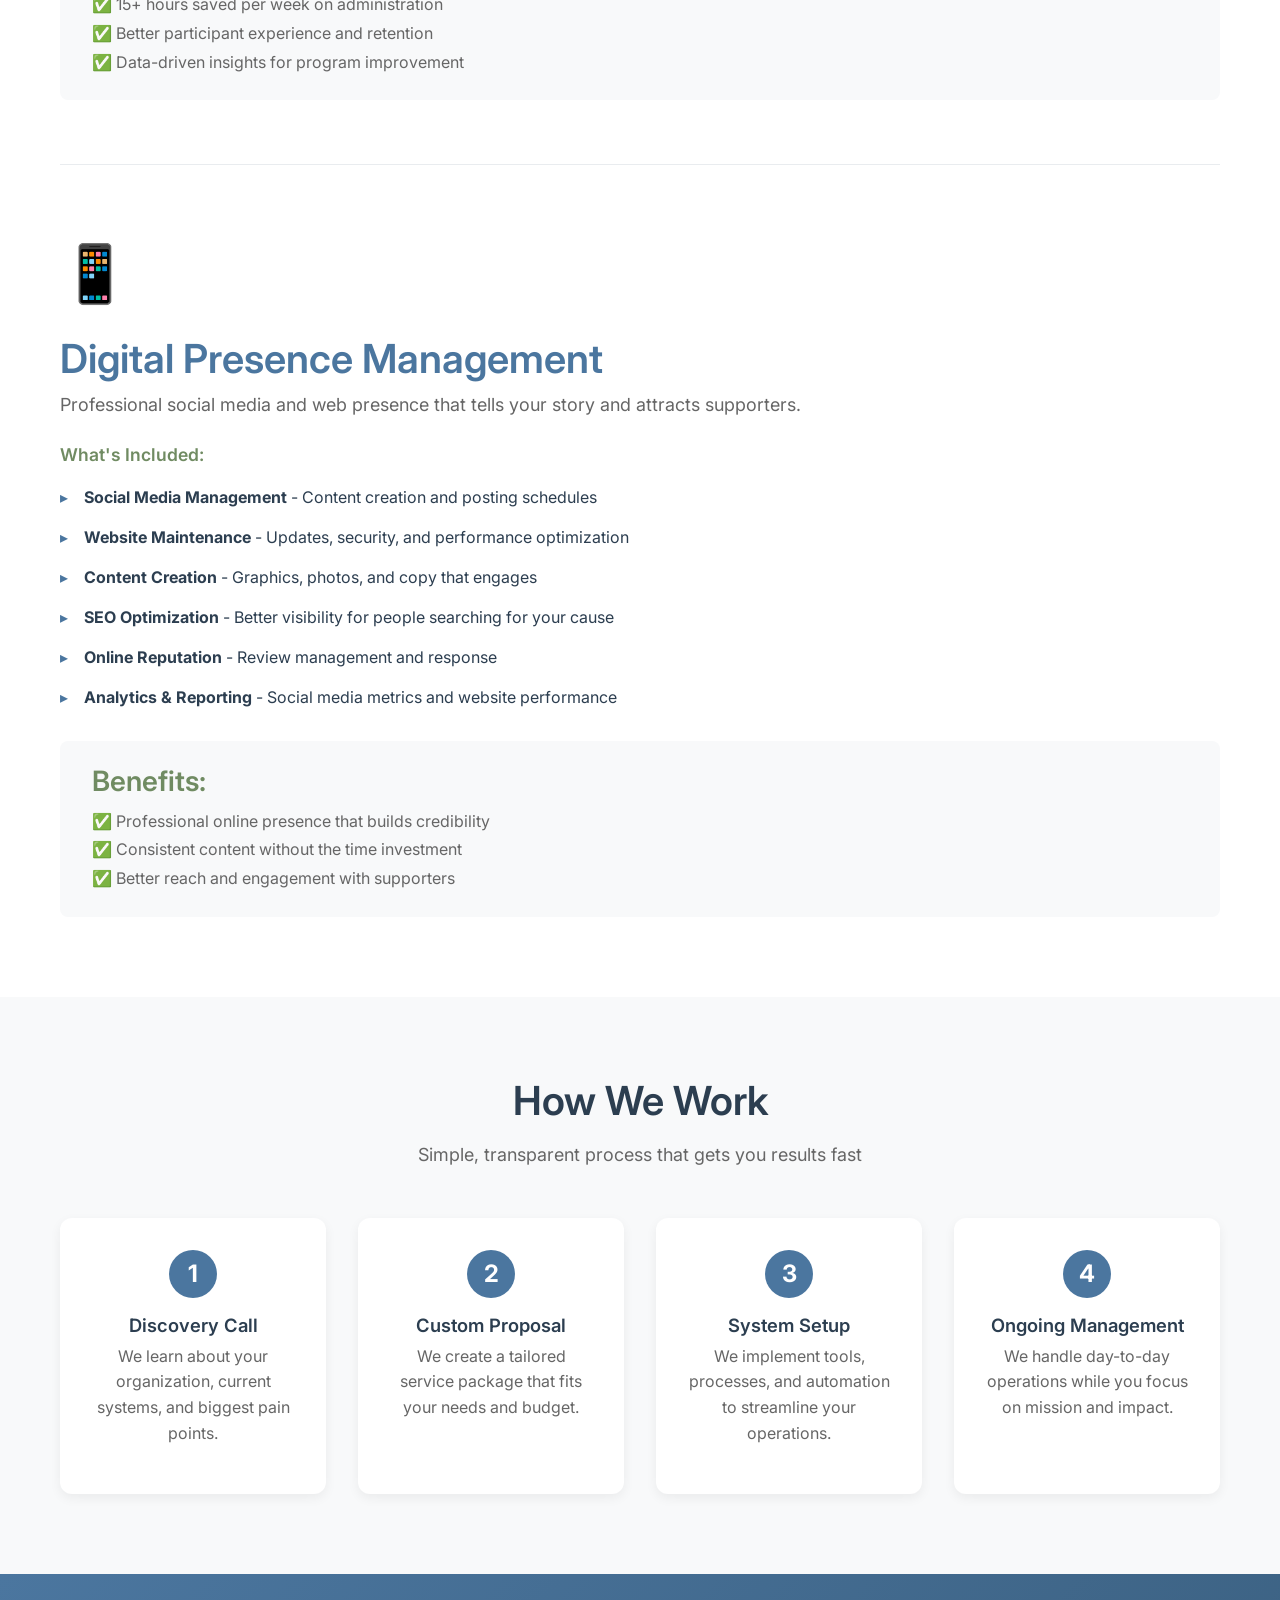
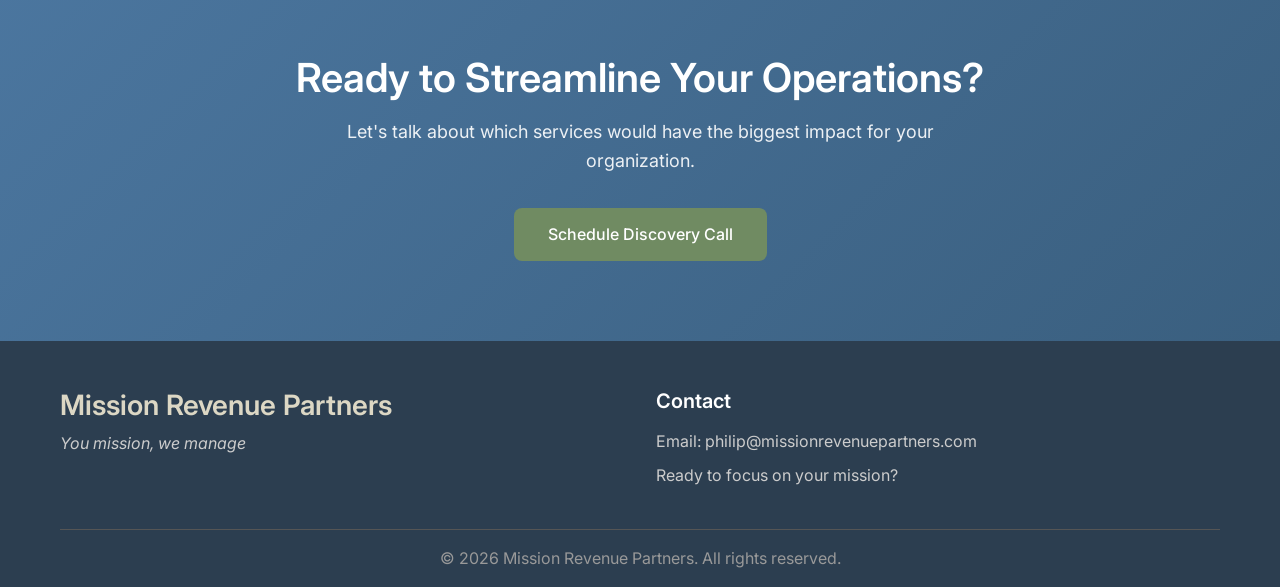
<file: services.html>
<!DOCTYPE html>
<html lang="en">
<head>
    <meta charset="UTF-8">
    <meta name="viewport" content="width=device-width, initial-scale=1.0">
    <title>Services - Mission Revenue Partners</title>
    <meta name="description" content="Comprehensive operations support for nonprofits and ministries. Financial management, marketing automation, and operations coordination.">
    <link rel="icon" type="image/png" sizes="32x32" href="images/favicon-32.png">
    <link rel="stylesheet" href="css/style.css?t=1779063840">
    <link href="https://fonts.googleapis.com/css2?family=Inter:wght@300;400;500;600;700&family=Nunito:wght@400;600;700;800&display=swap" rel="stylesheet">
</head>
<body>
    <!-- Header -->
    <header class="header">
        <nav class="nav container">
            <div class="nav-brand">
                <img src="images/logo.png?v=1778891341" alt="Mission Revenue Partners - You mission, we manage" class="nav-logo" >
            </div>
            <ul class="nav-menu">
                <li><a href="index.html" class="nav-link">Home</a></li>
                <li><a href="about.html" class="nav-link">About</a></li>
                <li><a href="services.html" class="nav-link">Services</a></li>
                <li><a href="pricing.html" class="nav-link">Pricing</a></li>
                <li><a href="contact.html" class="nav-link">Contact</a></li>
            </ul>
            <div class="nav-toggle">
                <span></span>
                <span></span>
                <span></span>
            </div>
        </nav>
    </header>

    <!-- Services Hero -->
    <section class="page-hero services-hero">
        <div class="container">
            <h1>Our Services</h1>
            <p class="hero-tagline">You mission, we manage</p>
            <p class="page-subtitle">Comprehensive operations support for mission-focused organizations</p>
        </div>
    </section>

    <!-- Services Detailed -->
    <section class="services-detailed">
        <div class="container">
            
            <!-- Financial Management -->
            <div class="service-detailed">
                <div class="service-content">
                    <div class="service-icon-large">💰</div>
                    <h2>Financial Management & QuickBooks</h2>
                    <p class="service-description">Professional financial management that keeps your books clean and your donors happy.</p>
                    
                    <div class="service-features">
                        <h3>What's Included:</h3>
                        <ul>
                            <li><strong>QuickBooks Setup & Management</strong> - Complete chart of accounts, classes, and reporting structure</li>
                            <li><strong>Donation Tracking</strong> - Every gift recorded, categorized, and reconciled</li>
                            <li><strong>Expense Categorization</strong> - Proper coding for maximum tax efficiency</li>
                            <li><strong>Monthly Financial Reports</strong> - P&L, Balance Sheet, and cash flow statements</li>
                            <li><strong>Bank Reconciliation</strong> - Monthly reconciliation of all accounts</li>
                            <li><strong>Year-End Preparation</strong> - Clean books ready for tax season</li>
                        </ul>
                    </div>
                    
                    <div class="service-benefits">
                        <h3>Benefits:</h3>
                        <p>✅ Save 10+ hours per month on bookkeeping<br>
                        ✅ Always ready for audits or grant applications<br>
                        ✅ Clear financial visibility for better decision making</p>
                    </div>
                </div>
            </div>

            <!-- Email & Marketing -->
            <div class="service-detailed">
                <div class="service-content">
                    <div class="service-icon-large">📧</div>
                    <h2>Email & Marketing Automation</h2>
                    <p class="service-description">Stay connected with supporters through professional campaigns that actually convert.</p>
                    
                    <div class="service-features">
                        <h3>What's Included:</h3>
                        <ul>
                            <li><strong>Donor Communication Campaigns</strong> - Thank you sequences, updates, and appeals</li>
                            <li><strong>Newsletter Management</strong> - Monthly/quarterly updates with your story</li>
                            <li><strong>Event Promotion</strong> - Registration campaigns and follow-up sequences</li>
                            <li><strong>Automated Workflows</strong> - Welcome series, donation receipts, and birthday greetings</li>
                            <li><strong>List Management</strong> - Segmentation, cleanup, and growth strategies</li>
                            <li><strong>Performance Analytics</strong> - Open rates, click rates, and conversion tracking</li>
                        </ul>
                    </div>
                    
                    <div class="service-benefits">
                        <h3>Benefits:</h3>
                        <p>✅ 40% average increase in donation response rates<br>
                        ✅ Professional communication that builds trust<br>
                        ✅ More time for personal relationship building</p>
                    </div>
                </div>
            </div>

            <!-- Operations Management -->
            <div class="service-detailed">
                <div class="service-content">
                    <div class="service-icon-large">🎯</div>
                    <h2>Operations & Project Management</h2>
                    <p class="service-description">Streamlined systems that keep your programs running smoothly and participants engaged.</p>
                    
                    <div class="service-features">
                        <h3>What's Included:</h3>
                        <ul>
                            <li><strong>Participant Management</strong> - Application processing, tracking, and communication</li>
                            <li><strong>Fundraising Coordination</strong> - Campaign setup, tracking, and reporting</li>
                            <li><strong>Event Planning Support</strong> - Registration, logistics, and follow-up</li>
                            <li><strong>Database Management</strong> - CRM setup and maintenance</li>
                            <li><strong>Process Documentation</strong> - Standard operating procedures for consistency</li>
                            <li><strong>Reporting & Analytics</strong> - Program metrics and impact measurement</li>
                        </ul>
                    </div>
                    
                    <div class="service-benefits">
                        <h3>Benefits:</h3>
                        <p>✅ 15+ hours saved per week on administration<br>
                        ✅ Better participant experience and retention<br>
                        ✅ Data-driven insights for program improvement</p>
                    </div>
                </div>
            </div>

            <!-- Digital Presence -->
            <div class="service-detailed">
                <div class="service-content">
                    <div class="service-icon-large">📱</div>
                    <h2>Digital Presence Management</h2>
                    <p class="service-description">Professional social media and web presence that tells your story and attracts supporters.</p>
                    
                    <div class="service-features">
                        <h3>What's Included:</h3>
                        <ul>
                            <li><strong>Social Media Management</strong> - Content creation and posting schedules</li>
                            <li><strong>Website Maintenance</strong> - Updates, security, and performance optimization</li>
                            <li><strong>Content Creation</strong> - Graphics, photos, and copy that engages</li>
                            <li><strong>SEO Optimization</strong> - Better visibility for people searching for your cause</li>
                            <li><strong>Online Reputation</strong> - Review management and response</li>
                            <li><strong>Analytics & Reporting</strong> - Social media metrics and website performance</li>
                        </ul>
                    </div>
                    
                    <div class="service-benefits">
                        <h3>Benefits:</h3>
                        <p>✅ Professional online presence that builds credibility<br>
                        ✅ Consistent content without the time investment<br>
                        ✅ Better reach and engagement with supporters</p>
                    </div>
                </div>
            </div>
        </div>
    </section>

    <!-- Service Process -->
    <section class="service-process">
        <div class="container">
            <div class="section-header">
                <h2>How We Work</h2>
                <p>Simple, transparent process that gets you results fast</p>
            </div>
            <div class="process-steps">
                <div class="process-step">
                    <div class="step-number">1</div>
                    <h3>Discovery Call</h3>
                    <p>We learn about your organization, current systems, and biggest pain points.</p>
                </div>
                <div class="process-step">
                    <div class="step-number">2</div>
                    <h3>Custom Proposal</h3>
                    <p>We create a tailored service package that fits your needs and budget.</p>
                </div>
                <div class="process-step">
                    <div class="step-number">3</div>
                    <h3>System Setup</h3>
                    <p>We implement tools, processes, and automation to streamline your operations.</p>
                </div>
                <div class="process-step">
                    <div class="step-number">4</div>
                    <h3>Ongoing Management</h3>
                    <p>We handle day-to-day operations while you focus on mission and impact.</p>
                </div>
            </div>
        </div>
    </section>

    <!-- CTA Section -->
    <section class="cta-section">
        <div class="container">
            <div class="cta-content">
                <h2>Ready to Streamline Your Operations?</h2>
                <p>Let's talk about which services would have the biggest impact for your organization.</p>
                <a href="contact.html" class="btn btn-primary">Schedule Discovery Call</a>
            </div>
        </div>
    </section>

    <!-- Footer -->
    <footer class="footer">
        <div class="container">
            <div class="footer-content">
                <div class="footer-brand">
                    <h3>Mission Revenue Partners</h3>
                    <p>You mission, we manage</p>
                </div>
                <div class="footer-contact">
                    <h4>Contact</h4>
                    <p>Email: philip@missionrevenuepartners.com</p>
                    <p>Ready to focus on your mission?</p>
                </div>
            </div>
            <div class="footer-bottom">
                <p>&copy; 2026 Mission Revenue Partners. All rights reserved.</p>
            </div>
        </div>
    </footer>

    <script src="js/main.js"></script>
</body>
</html>
</file>
<file: css/style.css>
/* Mission Revenue Partners - Website Styles */
/* Brand Colors: Blue #4B769F, Green #708B62, Beige #DCD7C4 */

:root {
    --primary-blue: #4B769F;
    --mission-green: #708B62;
    --amber-gold: #C8892B;
    --background-tan: #DCD7C4;
    --white: #ffffff;
    --dark: #2c3e50;
    --light-gray: #f8f9fa;
    --border-color: #e9ecef;
    
    --font-family: 'Inter', -apple-system, BlinkMacSystemFont, 'Segoe UI', sans-serif;
    --font-rounded: 'Nunito', 'Inter', -apple-system, sans-serif;
    --font-weight-light: 300;
    --font-weight-normal: 400;
    --font-weight-medium: 500;
    --font-weight-semibold: 600;
    --font-weight-bold: 700;
}

/* Base Styles */
* {
    margin: 0;
    padding: 0;
    box-sizing: border-box;
}

body {
    font-family: var(--font-family);
    font-weight: var(--font-weight-normal);
    line-height: 1.6;
    color: var(--dark);
    background-color: var(--white);
}

.container {
    max-width: 1200px;
    margin: 0 auto;
    padding: 0 20px;
}

/* Typography */
h1, h2, h3, h4, h5, h6 {
    font-weight: var(--font-weight-semibold);
    line-height: 1.2;
    margin-bottom: 1rem;
}

h1 { font-size: 3rem; }
h2 { font-size: 2.5rem; }
h3 { font-size: 1.75rem; }
h4 { font-size: 1.25rem; }

p {
    margin-bottom: 1rem;
    color: #666;
}

/* Buttons */
.btn {
    display: inline-block;
    padding: 12px 32px;
    font-weight: var(--font-weight-medium);
    text-decoration: none;
    border-radius: 8px;
    transition: all 0.3s ease;
    cursor: pointer;
    border: 2px solid transparent;
    font-size: 1rem;
}

.btn-primary {
    background-color: var(--primary-blue);
    color: var(--white);
}

.btn-primary:hover {
    background-color: #3a5f7f;
    transform: translateY(-2px);
}

.btn-secondary {
    background-color: transparent;
    color: var(--primary-blue);
    border-color: var(--primary-blue);
}

.btn-secondary:hover {
    background-color: var(--primary-blue);
    color: var(--white);
}

/* Header */
.header {
    background-color: var(--white);
    box-shadow: 0 2px 10px rgba(0,0,0,0.1);
    position: fixed;
    top: 0;
    left: 0;
    right: 0;
    z-index: 1000;
}

.nav {
    display: flex;
    justify-content: space-between;
    align-items: center;
    padding: 0.5rem 0;
}

.nav-brand {
    display: flex;
    align-items: center;
    gap: 12px;
}

.nav-logo {
    height: 220px !important;
    width: auto !important;
    display: block;
    filter: drop-shadow(0 4px 12px rgba(0,0,0,0.10));
    transition: transform 0.2s ease;
}
.nav-logo:hover {
    transform: scale(1.03);
}

.brand-name {
    color: var(--primary-blue);
    font-size: 1.35rem;
    font-weight: var(--font-weight-bold);
    margin: 0;
}

.nav-menu {
    display: flex;
    list-style: none;
    gap: 2rem;
    margin: 0;
}

.nav-link {
    text-decoration: none;
    color: var(--dark);
    font-weight: var(--font-weight-medium);
    transition: color 0.3s ease;
}

.nav-link:hover {
    color: var(--primary-blue);
}

.nav-toggle {
    display: none;
    flex-direction: column;
    cursor: pointer;
}

.nav-toggle span {
    width: 25px;
    height: 3px;
    background-color: var(--dark);
    margin: 3px 0;
    transition: 0.3s;
}

/* Hero Section */
.hero {
    background: linear-gradient(rgba(44, 62, 80, 0.6), rgba(44, 62, 80, 0.6)), url('../images/hero-bg-new.png') center calc(40% + 100px)/cover no-repeat;
    padding: 140px 0 100px;
    text-align: center;
    color: var(--white);
    min-height: 80vh;
    display: flex;
    align-items: center;
    justify-content: center;
    background-size: 120%;
}

/* Mobile-optimized hero */
.hero-mobile-fixed {
    background: linear-gradient(rgba(0, 0, 0, 0.45), rgba(0, 0, 0, 0.45)), url('../images/hero-bg-new.png') center calc(30% + 100px)/cover no-repeat;
    padding: 80px 0;
    min-height: 100vh;
    display: flex;
    align-items: center;
    justify-content: center;
}

.hero .hero-title {
    color: var(--white);
}

.hero .hero-subtitle {
    color: rgba(255,255,255,0.85);
}

.hero-content {
    max-width: 800px;
    margin: 0 auto;
    width: 100%;
}

.hero-title {
    font-size: 3.5rem;
    font-weight: var(--font-weight-bold);
    color: var(--dark);
    margin-bottom: 1rem;
    line-height: 1.1;
}

.hero-tagline {
    font-family: var(--font-rounded);
    font-size: 2rem;
    font-weight: 700;
    color: var(--amber-gold);
    margin-bottom: 1rem;
    letter-spacing: -0.3px;
}

.hero-subtitle {
    font-size: 1.25rem;
    color: #666;
    margin-bottom: 2.5rem;
}

.hero-buttons {
    display: flex;
    gap: 1rem;
    justify-content: center;
    flex-wrap: wrap;
}

/* Services Preview */
.services-preview {
    padding: 80px 0;
    background-color: var(--white);
}

.section-header {
    text-align: center;
    margin-bottom: 3rem;
}

.section-header h2 {
    color: var(--dark);
    margin-bottom: 1rem;
}

.section-header p {
    font-size: 1.125rem;
    color: #666;
    max-width: 600px;
    margin: 0 auto;
}

.services-grid {
    display: grid;
    grid-template-columns: repeat(auto-fit, minmax(300px, 1fr));
    gap: 2rem;
    margin-top: 3rem;
}

.service-card {
    background-color: var(--white);
    padding: 2rem;
    border-radius: 12px;
    box-shadow: 0 4px 20px rgba(0,0,0,0.08);
    text-align: center;
    transition: transform 0.3s ease, box-shadow 0.3s ease;
}

.service-card:hover {
    transform: translateY(-5px);
    box-shadow: 0 8px 30px rgba(0,0,0,0.12);
}

.service-icon {
    font-size: 3rem;
    margin-bottom: 1rem;
}

.service-card h3 {
    color: var(--primary-blue);
    margin-bottom: 1rem;
}

.service-card p {
    color: #666;
    line-height: 1.6;
}

/* Value Proposition */
.value-prop {
    padding: 80px 0;
    background-color: var(--light-gray);
}

.value-content {
    text-align: center;
    max-width: 800px;
    margin: 0 auto;
}

.value-content h2 {
    color: var(--primary-blue);
    margin-bottom: 1.5rem;
}

.value-content p {
    font-size: 1.125rem;
    margin-bottom: 3rem;
}

.value-stats {
    display: grid;
    grid-template-columns: repeat(auto-fit, minmax(200px, 1fr));
    gap: 2rem;
    margin-top: 3rem;
}

.stat {
    text-align: center;
}

.stat h3 {
    font-size: 3rem;
    color: var(--mission-green);
    margin-bottom: 0.5rem;
    font-weight: var(--font-weight-bold);
}

.stat p {
    color: #666;
    font-weight: var(--font-weight-medium);
    margin: 0;
}

/* Mission Statement */
.mission-statement {
    padding: 80px 0;
    background-color: var(--primary-blue);
    color: var(--white);
}

.mission-content {
    text-align: center;
    max-width: 900px;
    margin: 0 auto;
}

.mission-statement h2 {
    color: var(--white);
    margin-bottom: 2rem;
}

.mission-text {
    font-size: 1.25rem;
    line-height: 1.7;
    color: var(--white);
    font-style: italic;
    margin: 0;
}

/* Page Hero (Sub-pages) - Base */
.page-hero {
    padding: 120px 0;
    text-align: center;
    min-height: 60vh;
    display: flex;
    align-items: center;
    justify-content: center;
    color: var(--white);
}

.page-hero .container {
    width: 100%;
}

/* Individual Page Heroes - Same positioning as homepage */
.about-hero {
    background: linear-gradient(rgba(0, 0, 0, 0.45), rgba(0, 0, 0, 0.45)), url('../images/about-hero.png?v=1779032340') center calc(30% + 100px)/cover no-repeat;
    background-size: 120%;
    padding: 120px 0;
    min-height: 100vh;
    display: flex;
    align-items: center;
    justify-content: center;
}

.services-hero {
    background: linear-gradient(rgba(0, 0, 0, 0.45), rgba(0, 0, 0, 0.45)), url('../images/services-hero.png?v=1779032340') center calc(30% + 100px)/cover no-repeat;
    background-size: 120%;
    padding: 120px 0;
    min-height: 100vh;
    display: flex;
    align-items: center;
    justify-content: center;
}

.pricing-hero {
    background: linear-gradient(rgba(0, 0, 0, 0.45), rgba(0, 0, 0, 0.45)), url('../images/pricing-hero.png?v=1779032340') center calc(30% + 100px)/cover no-repeat;
    background-size: 120%;
    padding: 120px 0;
    min-height: 100vh;
    display: flex;
    align-items: center;
    justify-content: center;
}

.contact-hero {
    background: linear-gradient(rgba(0, 0, 0, 0.45), rgba(0, 0, 0, 0.45)), url('../images/contact-hero.png?v=1779032340') center center/cover no-repeat;
    background-size: 120%;
    padding: 120px 0;
    min-height: 100vh;
    display: flex;
    align-items: center;
    justify-content: center;
}

.page-hero h1 {
    font-size: 3rem;
    font-weight: var(--font-weight-bold);
    color: var(--white);
    margin-bottom: 0.5rem;
}

.page-hero .hero-tagline {
    color: var(--amber-gold);
}

.page-subtitle {
    font-size: 1.125rem;
    color: rgba(255,255,255,0.85);
    max-width: 600px;
    margin: 0 auto;
}

/* Our Story */
.our-story {
    padding: 80px 0;
}

.story-grid {
    display: grid;
    grid-template-columns: 1.5fr 1fr;
    gap: 4rem;
    align-items: center;
}

.story-content h2 {
    color: var(--primary-blue);
    margin-bottom: 1.5rem;
}

.story-content p {
    margin-bottom: 1.25rem;
    font-size: 1.05rem;
    line-height: 1.7;
}

.placeholder-image {
    background: var(--background-tan);
    border-radius: 12px;
    padding: 60px 40px;
    text-align: center;
    color: #999;
    font-size: 1.1rem;
}

.founder-image {
    text-align: center;
}

.profile-photo {
    width: 100%;
    max-width: 320px;
    height: auto;
    border-radius: 12px;
    box-shadow: 0 8px 24px rgba(75, 118, 159, 0.15);
    transition: transform 0.3s ease, box-shadow 0.3s ease;
}

.profile-photo:hover {
    transform: translateY(-4px);
    box-shadow: 0 12px 32px rgba(75, 118, 159, 0.2);
}

/* Values */
.mission-values {
    padding: 80px 0;
    background: var(--light-gray);
}

.values-grid {
    display: grid;
    grid-template-columns: repeat(auto-fit, minmax(250px, 1fr));
    gap: 2rem;
    margin-top: 3rem;
}

.value-card {
    background: var(--white);
    padding: 2rem;
    border-radius: 12px;
    box-shadow: 0 4px 12px rgba(0,0,0,0.06);
    text-align: center;
}

.value-icon {
    font-size: 2.5rem;
    margin-bottom: 1rem;
}

.value-card h3 {
    color: var(--primary-blue);
    margin-bottom: 0.75rem;
}

/* Why Started */
.why-started {
    padding: 80px 0;
}

.why-content {
    max-width: 800px;
    margin: 0 auto;
}

.why-content h2 {
    text-align: center;
    color: var(--primary-blue);
    margin-bottom: 2rem;
}

.why-story p {
    margin-bottom: 1.25rem;
    font-size: 1.05rem;
    line-height: 1.7;
}

.why-story blockquote {
    border-left: 4px solid var(--mission-green);
    margin: 2rem 0;
    padding: 1.5rem 2rem;
    background: var(--light-gray);
    border-radius: 0 8px 8px 0;
    font-style: italic;
    font-size: 1.1rem;
    color: var(--dark);
}

/* Team */
.team-section {
    padding: 80px 0;
    background: var(--light-gray);
}

.team-grid {
    display: grid;
    grid-template-columns: repeat(auto-fit, minmax(280px, 1fr));
    gap: 2rem;
    margin-top: 3rem;
    justify-items: center;
}

.team-member {
    text-align: center;
    max-width: 350px;
}

.team-member h3 {
    color: var(--primary-blue);
    margin: 1rem 0 0.25rem;
}

.member-title {
    color: var(--mission-green);
    font-weight: var(--font-weight-medium);
    font-size: 0.95rem;
    margin-bottom: 0.75rem;
}

.member-image {
    margin-bottom: 0.5rem;
}

/* Services Detailed */
.services-detailed {
    padding: 80px 0;
}

.service-detailed {
    margin-bottom: 4rem;
    padding-bottom: 4rem;
    border-bottom: 1px solid var(--border-color);
}

.service-detailed:last-child {
    border-bottom: none;
    margin-bottom: 0;
    padding-bottom: 0;
}

.service-icon-large {
    font-size: 3.5rem;
    margin-bottom: 1rem;
}

.service-content h2 {
    color: var(--primary-blue);
    margin-bottom: 0.5rem;
}

.service-description {
    font-size: 1.125rem;
    color: #666;
    margin-bottom: 1.5rem;
}

.service-features {
    margin-bottom: 1.5rem;
}

.service-features h3 {
    color: var(--mission-green);
    font-size: 1.1rem;
    margin-bottom: 0.75rem;
}

.service-features ul {
    list-style: none;
    padding: 0;
}

.service-features li {
    padding: 0.5rem 0;
    padding-left: 1.5rem;
    position: relative;
    line-height: 1.5;
}

.service-features li::before {
    content: "▸";
    color: var(--primary-blue);
    position: absolute;
    left: 0;
}

.service-benefits {
    background: var(--light-gray);
    padding: 1.5rem 2rem;
    border-radius: 8px;
}

.service-benefits h3 {
    color: var(--mission-green);
    margin-bottom: 0.5rem;
}

.service-benefits p {
    margin: 0;
    line-height: 1.8;
}

/* Process */
.service-process {
    padding: 80px 0;
    background: var(--light-gray);
}

.process-steps {
    display: grid;
    grid-template-columns: repeat(auto-fit, minmax(220px, 1fr));
    gap: 2rem;
    margin-top: 3rem;
}

.process-step {
    text-align: center;
    background: var(--white);
    padding: 2rem;
    border-radius: 12px;
    box-shadow: 0 4px 12px rgba(0,0,0,0.06);
}

.step-number {
    width: 48px;
    height: 48px;
    background: var(--primary-blue);
    color: var(--white);
    border-radius: 50%;
    display: flex;
    align-items: center;
    justify-content: center;
    font-size: 1.5rem;
    font-weight: var(--font-weight-bold);
    margin: 0 auto 1rem;
}

.process-step h3 {
    color: var(--dark);
    font-size: 1.15rem;
    margin-bottom: 0.5rem;
}

/* CTA Section */
.cta-section {
    padding: 80px 0;
    background: linear-gradient(135deg, var(--primary-blue) 0%, #3a5f7f 100%);
    color: var(--white);
}

.cta-content {
    text-align: center;
    max-width: 700px;
    margin: 0 auto;
}

.cta-content h2 {
    color: var(--white);
    margin-bottom: 1rem;
}

.cta-content p {
    color: rgba(255,255,255,0.9);
    font-size: 1.125rem;
    margin-bottom: 2rem;
}

.cta-content .btn-primary {
    background: var(--mission-green);
}

.cta-content .btn-primary:hover {
    background: #5a704e;
}

/* Pricing Page */
.pricing-section {
    padding: 80px 0;
}

.pricing-grid {
    display: grid;
    grid-template-columns: repeat(auto-fit, minmax(300px, 1fr));
    gap: 2rem;
    margin-top: 3rem;
}

.pricing-card {
    background: var(--white);
    border-radius: 12px;
    box-shadow: 0 4px 20px rgba(0,0,0,0.08);
    padding: 2.5rem 2rem;
    text-align: center;
    transition: transform 0.3s ease;
}

.pricing-card.featured {
    border: 2px solid var(--primary-blue);
    transform: scale(1.02);
}

.pricing-card:hover {
    transform: translateY(-5px);
}

.pricing-card.featured:hover {
    transform: scale(1.02) translateY(-5px);
}

.pricing-header {
    margin-bottom: 2rem;
}

.pricing-header h3 {
    color: var(--dark);
    font-size: 1.5rem;
    margin-bottom: 0.5rem;
}

.pricing-price {
    font-size: 3rem;
    font-weight: var(--font-weight-bold);
    color: var(--primary-blue);
    margin-bottom: 0.25rem;
}

.pricing-price span {
    font-size: 1rem;
    color: #999;
    font-weight: var(--font-weight-normal);
}

.pricing-card ul {
    list-style: none;
    padding: 0;
    margin-bottom: 2rem;
    text-align: left;
}

.pricing-card li {
    padding: 0.6rem 0;
    border-bottom: 1px solid var(--border-color);
}

.pricing-card li:last-child {
    border-bottom: none;
}

/* Contact Page */
.contact-section {
    padding: 80px 0;
}

.contact-grid {
    display: grid;
    grid-template-columns: 1fr 1fr;
    gap: 4rem;
    margin-top: 3rem;
}

.contact-info h3 {
    color: var(--primary-blue);
    margin-bottom: 0.5rem;
}

.contact-method {
    margin-bottom: 2rem;
}

.contact-method .icon {
    font-size: 1.5rem;
    margin-bottom: 0.5rem;
}

.contact-form-wrapper {
    background: var(--light-gray);
    padding: 2.5rem;
    border-radius: 12px;
}

.contact-form-wrapper h3 {
    color: var(--primary-blue);
    margin-bottom: 1.5rem;
}

.form-group {
    margin-bottom: 1.25rem;
}

.form-group label {
    display: block;
    margin-bottom: 0.5rem;
    font-weight: var(--font-weight-medium);
    color: var(--dark);
}

.form-group input,
.form-group select,
.form-group textarea {
    width: 100%;
    padding: 0.75rem 1rem;
    border: 1px solid var(--border-color);
    border-radius: 8px;
    font-family: var(--font-family);
    font-size: 1rem;
    transition: border-color 0.3s;
}

.form-group input:focus,
.form-group select:focus,
.form-group textarea:focus {
    outline: none;
    border-color: var(--primary-blue);
}

/* Footer */
.footer {
    background-color: var(--dark);
    color: var(--white);
    padding: 3rem 0 1rem;
}

.footer-content {
    display: grid;
    grid-template-columns: repeat(auto-fit, minmax(250px, 1fr));
    gap: 2rem;
    margin-bottom: 2rem;
}

.footer-brand h3 {
    color: var(--background-tan);
    margin-bottom: 0.5rem;
}

.footer-brand p {
    color: #ccc;
    font-style: italic;
}

.footer-contact h4 {
    color: var(--white);
    margin-bottom: 1rem;
}

.footer-contact p {
    color: #ccc;
    margin-bottom: 0.5rem;
}

.footer-bottom {
    border-top: 1px solid #555;
    padding-top: 1rem;
    text-align: center;
}

.footer-bottom p {
    color: #999;
    margin: 0;
}

/* Responsive Design */
@media (max-width: 768px) {
    .nav-menu {
        display: none;
    }
    
    .nav-toggle {
        display: flex;
    }
    
    .hero-title {
        font-size: 2.5rem;
    }
    
    .hero-tagline {
        font-size: 1.5rem;
    }
    
    .hero-buttons {
        flex-direction: column;
        align-items: center;
    }
    
    .hero-mobile-fixed {
        padding: 40px 20px;
        min-height: 100vh;
        background-size: 100%;
        align-items: center;
        background-position: center calc(40%);
    }
    
    .hero-mobile-fixed .hero-content {
    }
    
    /* Page heroes mobile - copy homepage mobile styling exactly */
    .about-hero,
    .services-hero,
    .pricing-hero {
        padding: 40px 20px !important;
        min-height: 100vh !important;
        background-size: 180% !important;
        align-items: center !important;
        background-position: center calc(45%) !important;
    }
    
    .contact-hero {
        padding: 40px 20px !important;
        min-height: 100vh !important;
        background-size: 160% !important;
        align-items: center !important;
        background-position: center center !important;
    }
    
    .page-hero .container {
        padding: 15px !important;
        width: 100% !important;
        margin: 0 auto !important;
    }
    
    .page-hero h1 {
        font-size: 1.6rem !important;
        line-height: 1.3 !important;
        margin-bottom: 1rem !important;
        color: white !important;
    }
    
    .page-hero .hero-tagline {
        font-size: 1.2rem !important;
        margin-bottom: 1rem !important;
        color: var(--amber-gold) !important;
    }
    
    .page-hero .page-subtitle {
        font-size: 1rem !important;
        line-height: 1.4 !important;
        margin-bottom: 1.8rem !important;
        color: rgba(255,255,255,0.85) !important;
    }
    
    .hero-mobile-fixed .hero-title {
        font-size: 2rem;
        line-height: 1.3;
        margin-bottom: 1rem;
    }
    
    .hero-mobile-fixed .hero-tagline {
        font-size: 1.4rem;
        margin-bottom: 1rem;
    }
    
    .services-grid {
        grid-template-columns: 1fr;
    }
    
    .value-stats {
        grid-template-columns: 1fr;
    }
    
    h1 { font-size: 2rem; }
    h2 { font-size: 1.75rem; }
    
    .container {
        padding: 0 15px;
    }
}

@media (max-width: 480px) {
    .hero-title {
        font-size: 2rem;
    }
    
    .hero-tagline {
        font-size: 1.25rem;
    }
    
    .mission-text {
        font-size: 1rem;
    }
    
    .service-card {
        padding: 1.5rem;
    }
    
    .hero-mobile-fixed {
        padding: 30px 15px;
        background-size: 100%;
        min-height: 100vh;
        align-items: center;
        background-position: center calc(45%);
    }
    
    .hero-mobile-fixed .hero-content {
    }
    
    /* Page heroes mobile */
    .page-hero {
        padding: 60px 20px;
        min-height: 100vh;
        background-size: 140% !important;
    }
    
    .page-hero .container {
        margin-top: 20vh;
        padding: 15px;
        width: 100%;
        margin-top: 20vh;
    }
    
    .hero-mobile-fixed .hero-title {
        font-size: 1.4rem;
        line-height: 1.3;
        margin-bottom: 0.8rem;
    }
    
    .hero-mobile-fixed .hero-tagline {
        font-size: 1.2rem;
        margin-bottom: 0.8rem;
    }
    
    .hero-mobile-fixed .hero-subtitle {
        font-size: 0.95rem;
        margin-bottom: 1.5rem;
        line-height: 1.4;
    }
    
    .hero-mobile-fixed .hero-buttons {
        flex-direction: column;
        gap: 0.8rem;
        width: 100%;
        max-width: 280px;
        margin: 0 auto;
    }
    
    .hero-mobile-fixed .btn {
        width: 100%;
        padding: 12px 20px;
        font-size: 0.95rem;
    }
}
</file>
